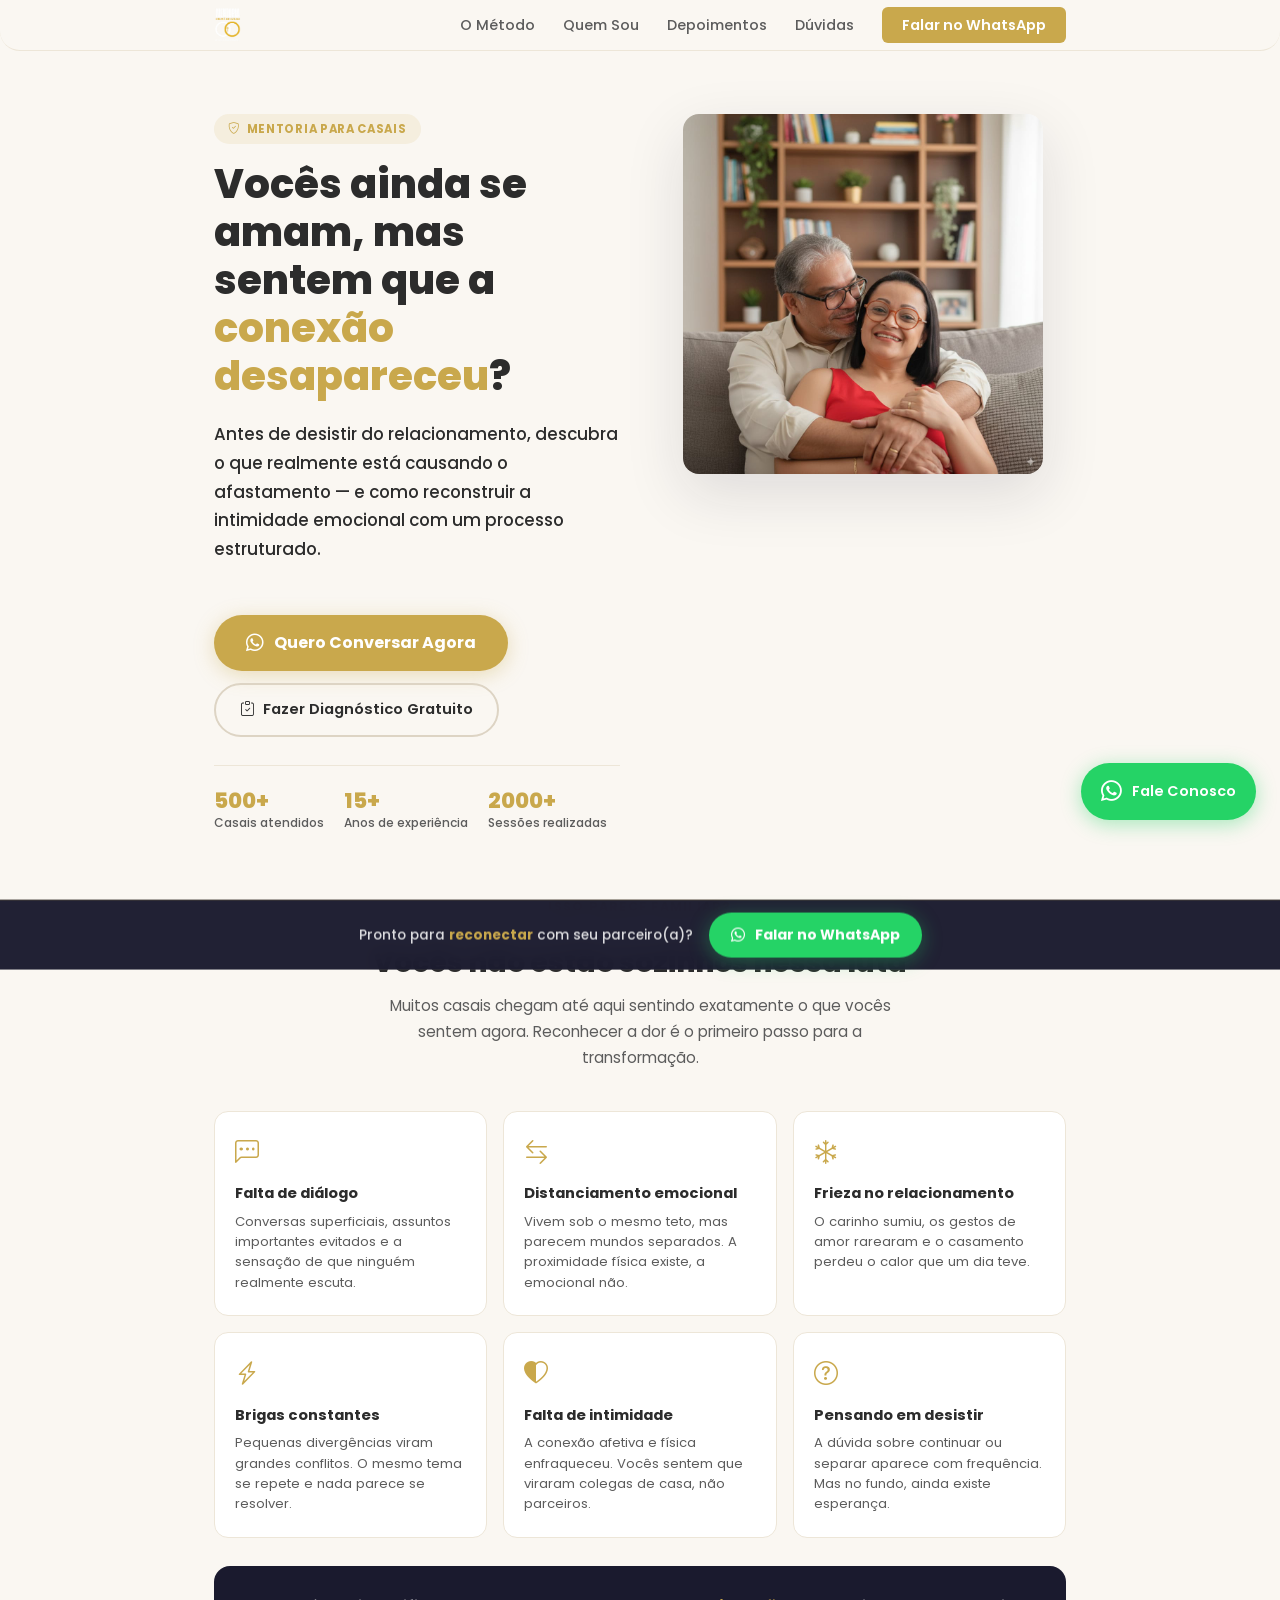
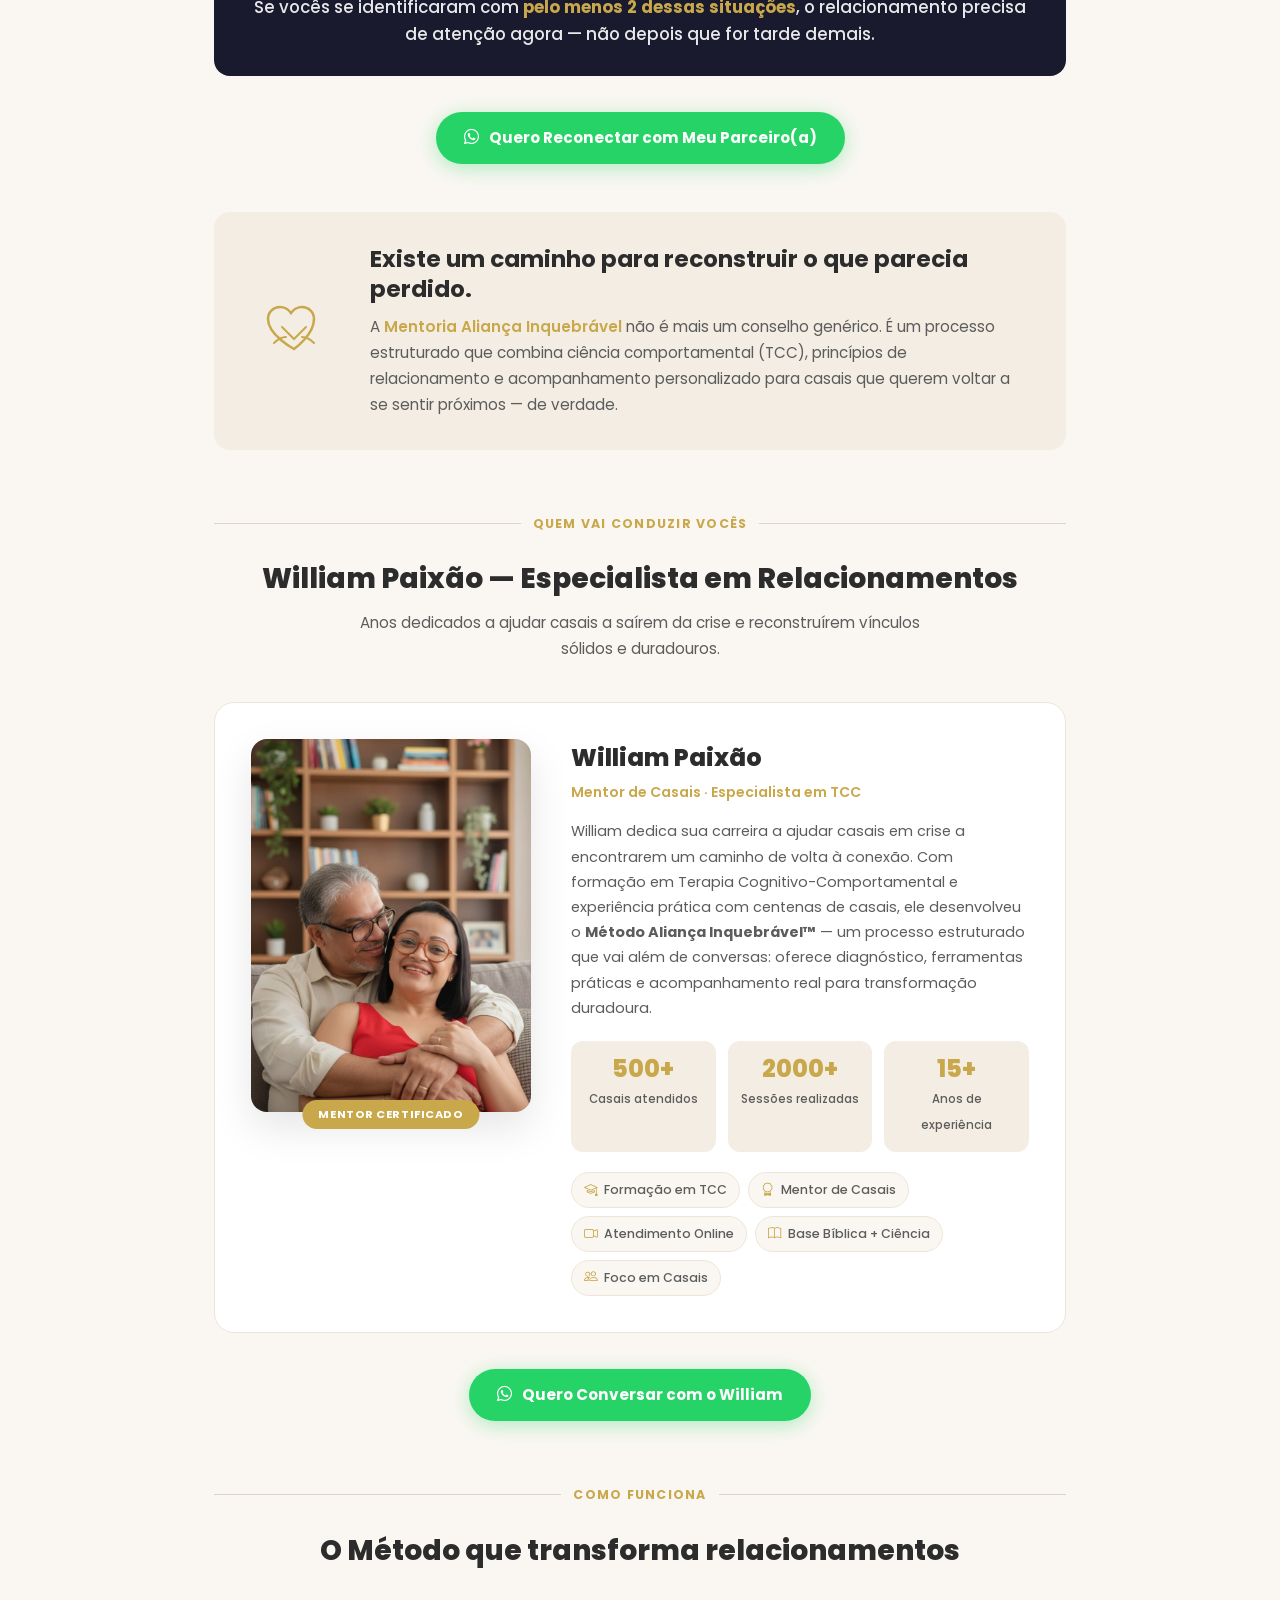
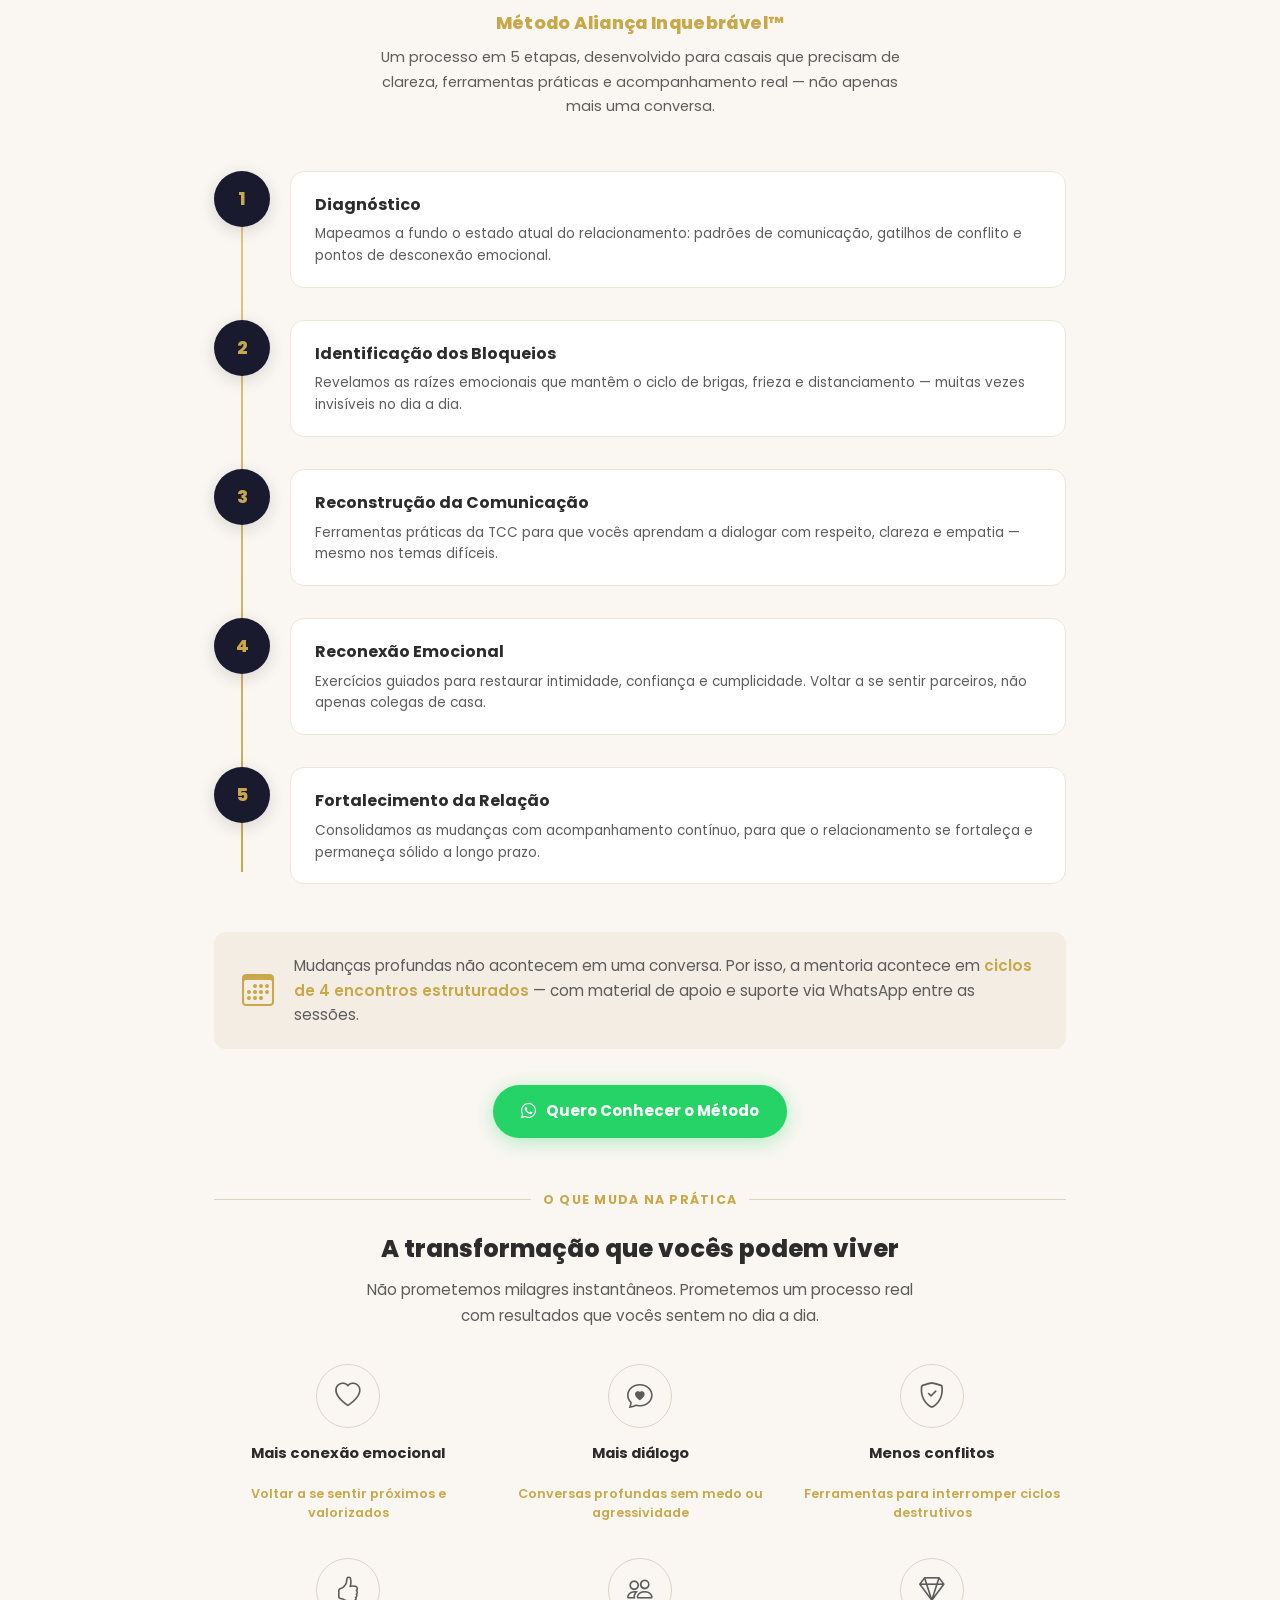
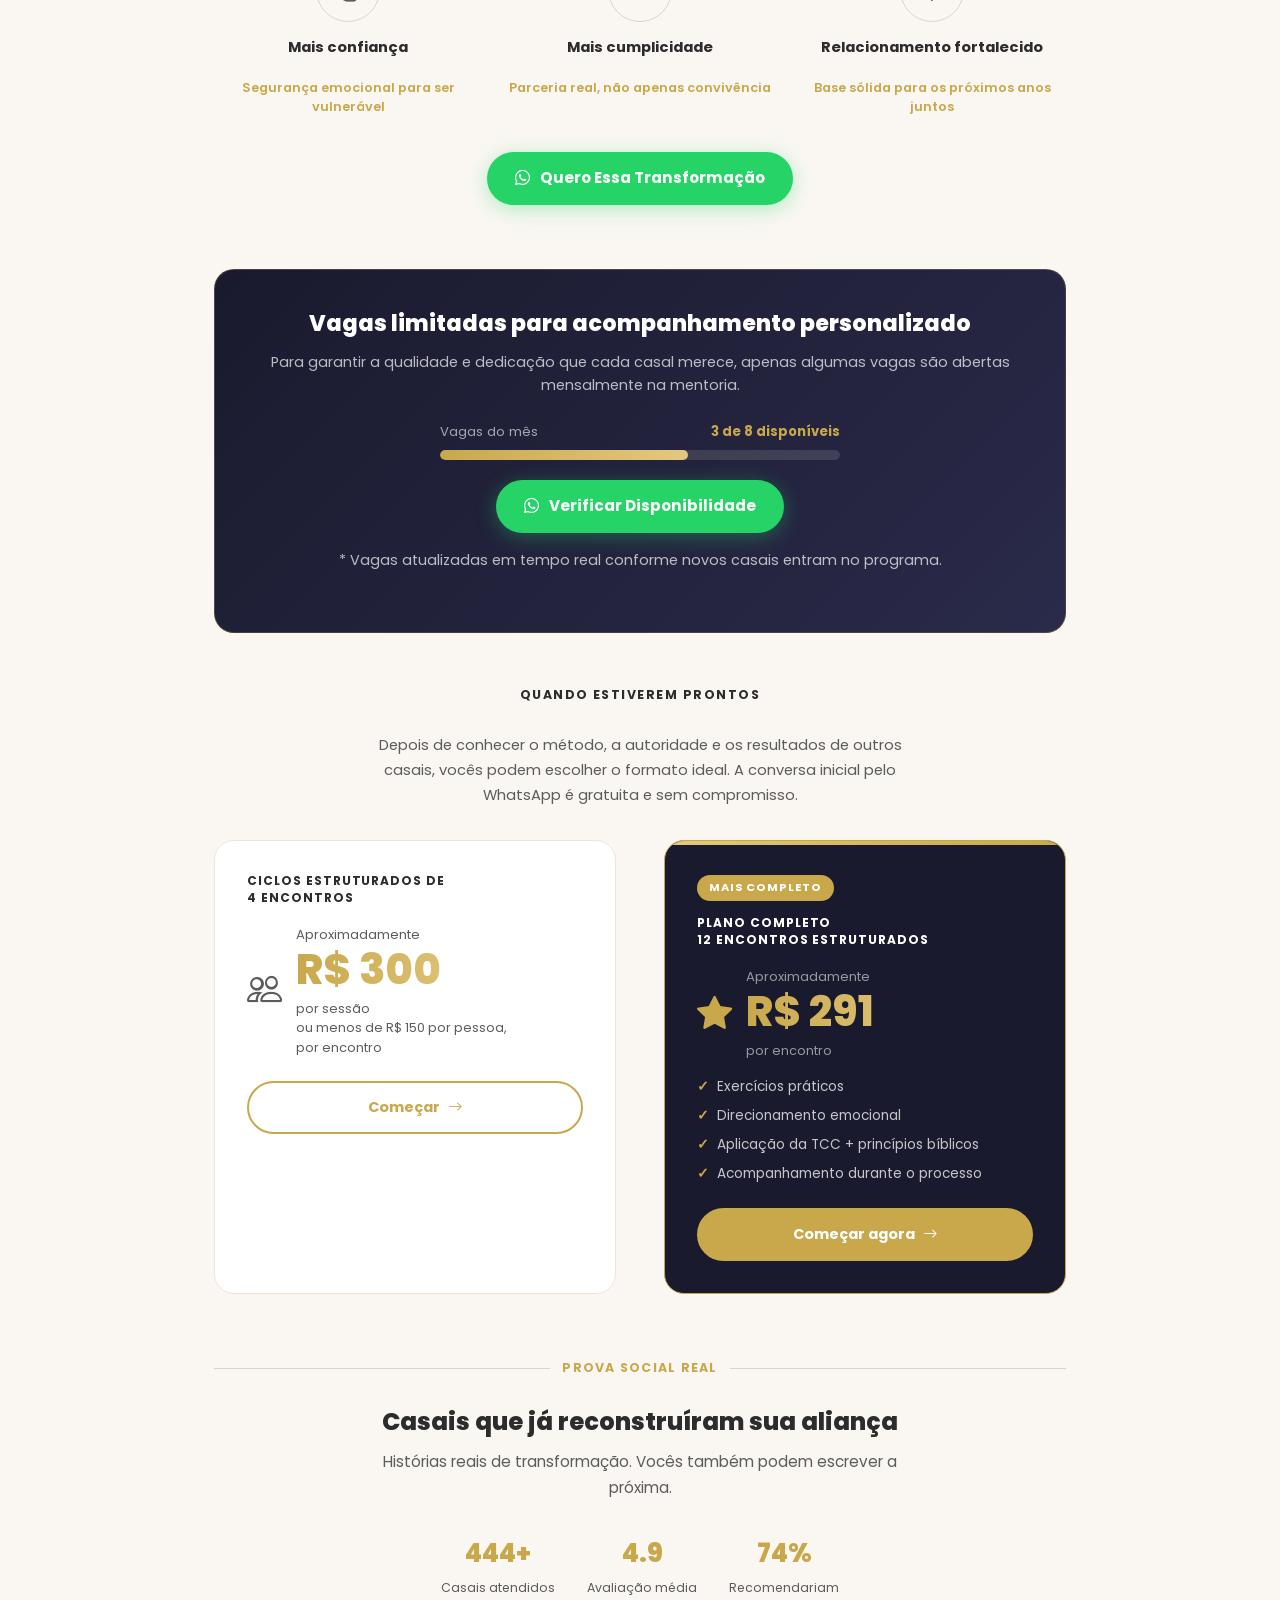
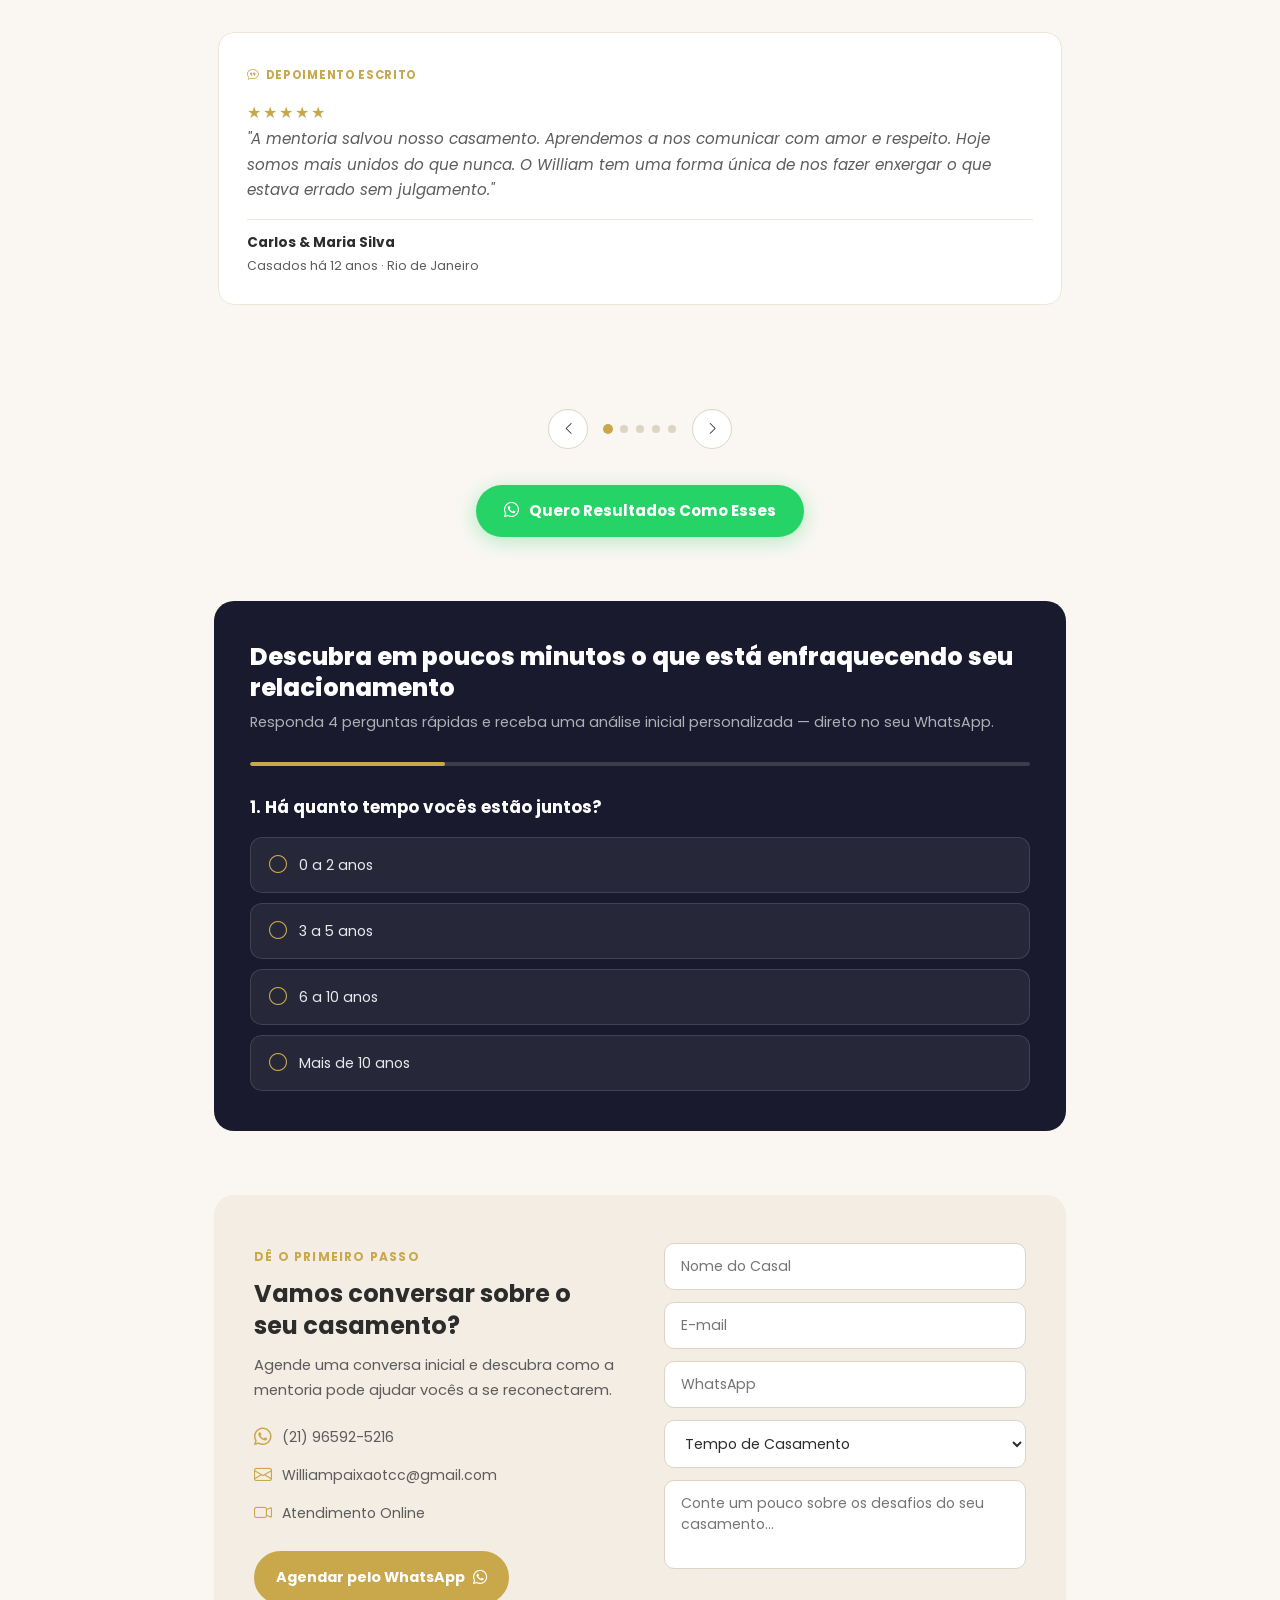
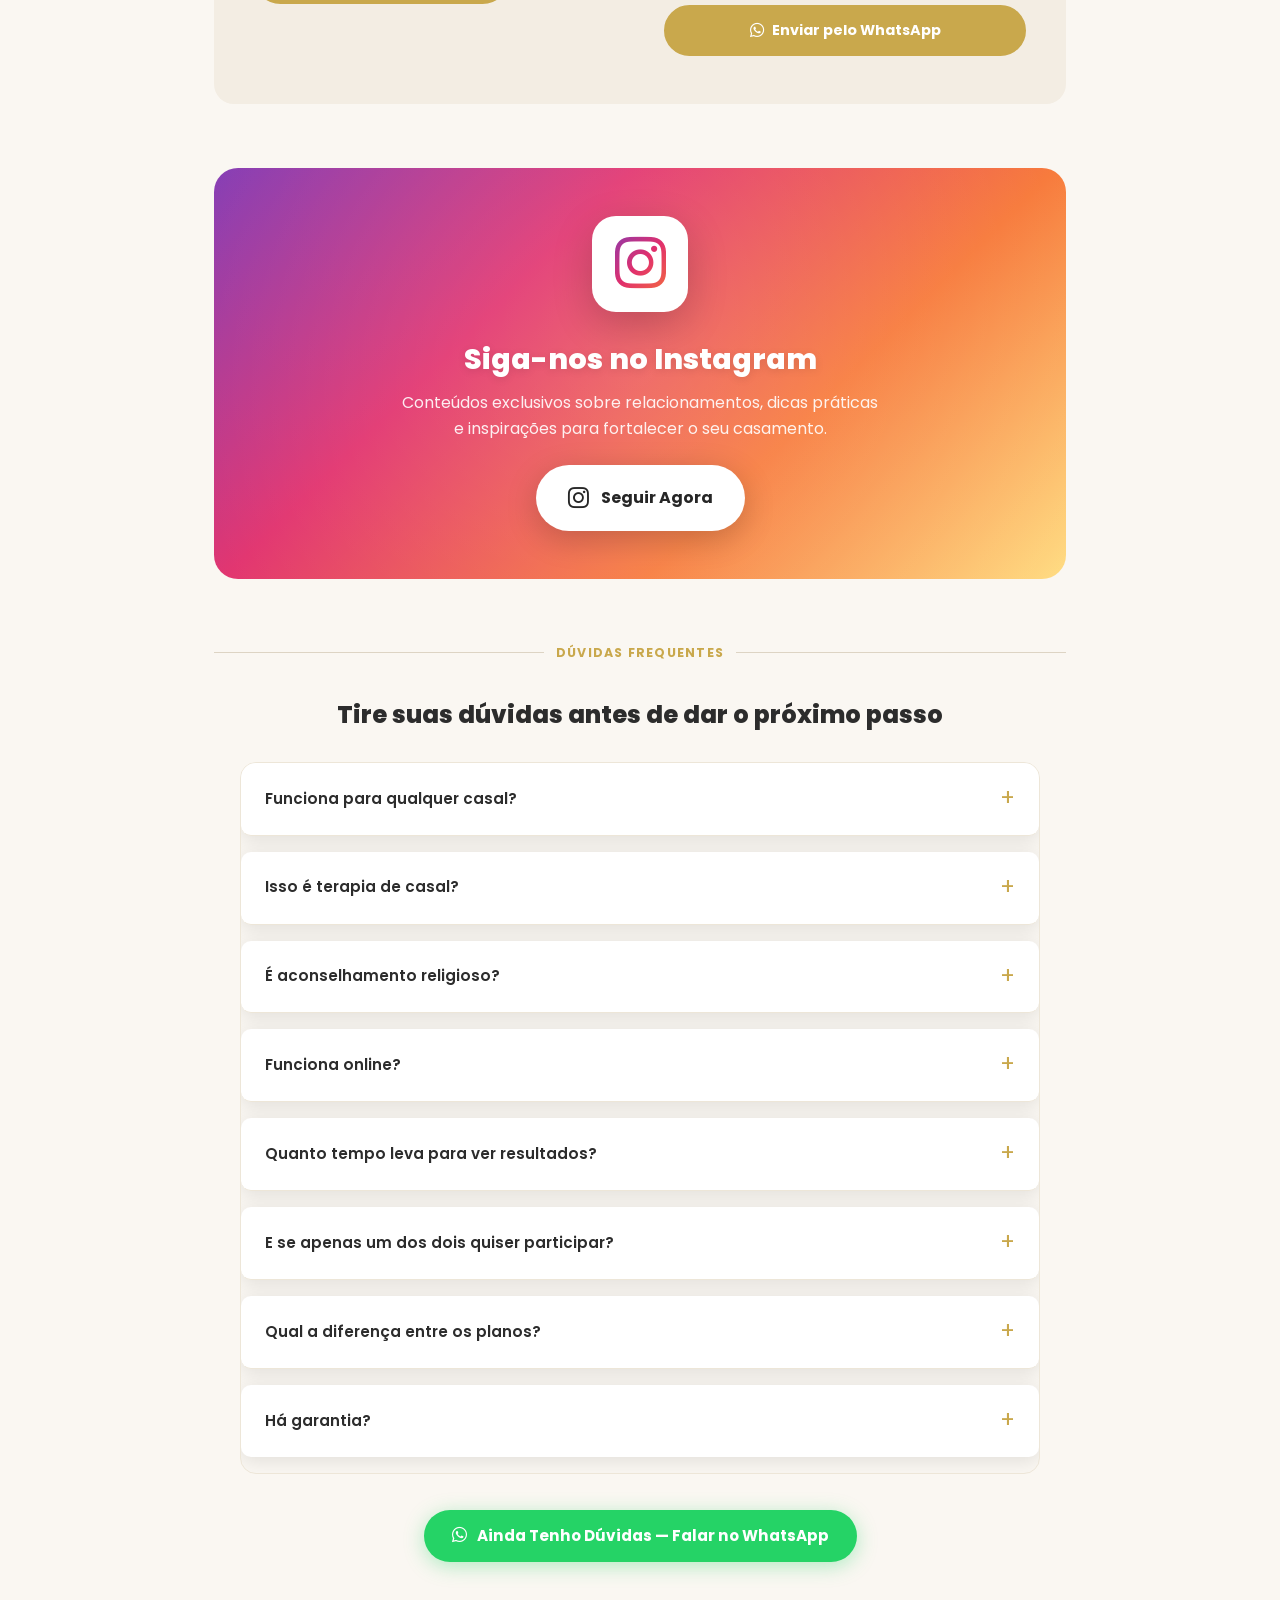
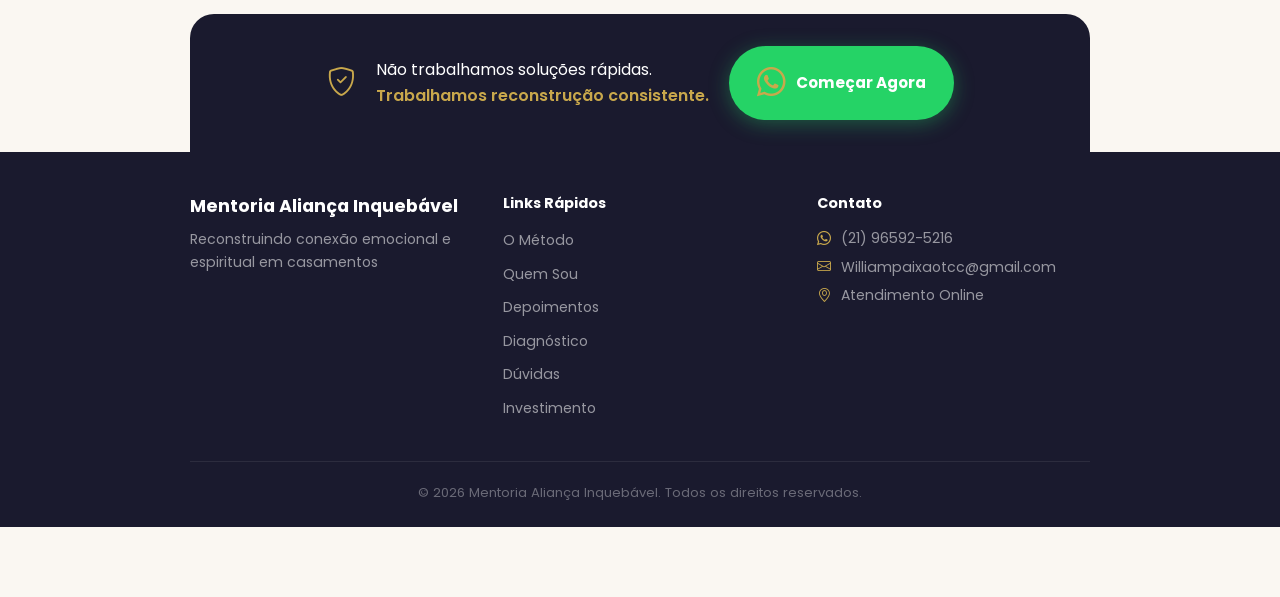
<file: index.html>
<!DOCTYPE html>
<html lang="pt-BR">
<head>
    <meta charset="UTF-8">
    <meta name="viewport" content="width=device-width, initial-scale=1.0, maximum-scale=1.0, user-scalable=no">
    <title>Aliança Inquebrável — Mentoria para Casais em Crise | William Paixão</title>
    <link rel="stylesheet" href="styles.css">
    <link href="https://fonts.googleapis.com/css2?family=Poppins:ital,wght@0,300;0,400;0,600;0,700;0,800;1,400&display=swap" rel="stylesheet">
    <link rel="preconnect" href="https://fonts.googleapis.com">
    <link rel="preconnect" href="https://fonts.gstatic.com" crossorigin>
    <link href="https://cdn.jsdelivr.net/npm/bootstrap-icons@1.11.0/font/bootstrap-icons.css" rel="stylesheet">
    <meta name="description" content="Mentoria Aliança Inquebrável para casais em crise. Método estruturado com William Paixão. Reconecte emocionalmente antes de desistir. Agende pelo WhatsApp.">
    <link rel="icon" type="image/png" href="galery/logo.png">

    <style>
        /* ===== RESET & BASE ===== */
        *, *::before, *::after { box-sizing: border-box; margin: 0; padding: 0; }

        body {
            font-family: 'Poppins', sans-serif;
            background: #FAF7F2;
            color: #2C2C2C;
            line-height: 1.6;
            overflow-x: hidden;
        }
        html, body { margin: 0; padding: 0; }

        /* ===== COLORS ===== */
        :root {
            --gold: #C9A84C;
            --gold-light: #E2C97E;
            --dark: #1A1A2E;
            --cream: #FAF7F2;
            --cream-card: #F3EDE3;
            --text: #2C2C2C;
            --text-soft: #5C5C5C;
        }

        /* ===== HEADER ===== */
        .header {
            background: var(--cream);
            border-bottom: 1px solid #EDE6D8;
            padding: 8px 0;
            position: fixed;
            top: 0;
            left: 0;
            right: 0;
            z-index: 100;
            transform: translateY(0);
            transition: transform 0.3s ease, box-shadow 0.3s ease;
        }
        .header.hidden {
            transform: translateY(-100%);
        }
        .header.scrolled {
            box-shadow: 0 2px 12px rgba(0,0,0,0.06);
            background: rgba(250,247,242,0.97);
            backdrop-filter: blur(8px);
        }
        body { padding-top: 58px; }
        .nav {
            max-width: 900px;
            margin: 0 auto;
            padding: 0 24px;
            display: flex;
            align-items: center;
            justify-content: space-between;
        }
        .nav-logo { height: 34px; }
        .nav-menu { list-style: none; display: flex; gap: 28px; }
        .nav-menu a { text-decoration: none; color: var(--text-soft); font-size: 0.9rem; font-weight: 500; transition: color .2s; }
        .nav-menu a:hover { color: var(--gold); }
        .btn-nav {
            background: var(--gold);
            color: #fff !important;
            padding: 8px 20px;
            border-radius: 6px;
            font-weight: 600 !important;
        }
        .hamburger { display: none; flex-direction: column; gap: 5px; cursor: pointer; z-index: 101; }
        .hamburger span { width: 24px; height: 2px; background: var(--text); border-radius: 2px; transition: transform .3s, opacity .3s; }
        .hamburger.active span:nth-child(1) { transform: translateY(7px) rotate(45deg); }
        .hamburger.active span:nth-child(2) { opacity: 0; }
        .hamburger.active span:nth-child(3) { transform: translateY(-7px) rotate(-45deg); }

        /* ===== HERO ===== */
        .hero {
            max-width: 900px;
            margin: 0 auto;
            padding: 56px 24px 0;
            display: grid;
            grid-template-columns: 1fr 1fr;
            gap: 40px;
            align-items: flex-start;
            min-height: 420px;
        }
        .hero-left {}
        .hero-left h1 {
            font-size: 2.5rem;
            font-weight: 800;
            line-height: 1.2;
            color: var(--text);
            margin-bottom: 20px;
        }
        .hero-left p {
            font-size: 1rem;
            color: var(--text-soft);
            line-height: 1.7;
            margin-bottom: 6px;
        }
        .hero-divider {
            width: 48px;
            height: 3px;
            background: var(--gold);
            margin-top: 28px;
            border-radius: 2px;
        }
        .hero-right {
            position: relative;
            display: flex;
            justify-content: center;
        }
        .hero-right img {
            width: 100%;
            max-width: 360px;
            border-radius: 16px;
            object-fit: cover;
            object-position: top;
            max-height: 400px;
        }

        /* ===== PROPOSTA CARD ===== */
        .proposta-wrap {
            max-width: 900px;
            margin: 48px auto 0;
            padding: 0 24px;
        }
        .proposta-card {
            background: var(--cream-card);
            border-radius: 16px;
            padding: 32px 36px;
            display: flex;
            gap: 32px;
            align-items: center;
        }
        .proposta-icon {
            flex-shrink: 0;
            width: 88px;
            height: 88px;
            display: flex;
            align-items: center;
            justify-content: center;
        }
        .proposta-icon svg {
            width: 80px;
            height: 80px;
        }
        .proposta-text h2 {
            font-size: 1.45rem;
            font-weight: 700;
            color: var(--text);
            margin-bottom: 10px;
            line-height: 1.3;
        }
        .proposta-text p {
            font-size: 0.95rem;
            color: var(--text-soft);
            line-height: 1.7;
        }
        .proposta-text p .gold { color: var(--gold); font-weight: 600; }

        /* ===== BENEFÍCIOS ===== */
        .beneficios-section {
            max-width: 900px;
            margin: 52px auto 0;
            padding: 0 24px;
        }
        .beneficios-label {
            display: flex;
            align-items: center;
            gap: 12px;
            margin-bottom: 36px;
            justify-content: center;
        }
        .beneficios-label::before,
        .beneficios-label::after {
            content: '';
            flex: 1;
            height: 1px;
            background: #DDD4C4;
        }
        .beneficios-label span {
            font-size: 0.78rem;
            font-weight: 700;
            letter-spacing: 0.1em;
            color: var(--gold);
            text-transform: uppercase;
            white-space: nowrap;
        }
        .beneficios-grid {
            display: grid;
            grid-template-columns: repeat(3, 1fr);
            gap: 36px 24px;
        }
        .beneficio-item {
            display: flex;
            flex-direction: column;
            align-items: center;
            text-align: center;
            gap: 14px;
        }
        .beneficio-icon-wrap {
            width: 64px;
            height: 64px;
            border-radius: 50%;
            border: 1.5px solid #DDD4C4;
            display: flex;
            align-items: center;
            justify-content: center;
            background: transparent;
        }
        .beneficio-icon-wrap i {
            font-size: 1.6rem;
            color: var(--text-soft);
        }
        .beneficio-item p {
            font-size: 0.88rem;
            color: var(--text-soft);
            line-height: 1.5;
        }

        /* ===== CICLOS INFO ===== */
        .ciclos-info-wrap {
            max-width: 900px;
            margin: 48px auto 0;
            padding: 0 24px;
        }
        .ciclos-info {
            background: var(--cream-card);
            border-radius: 12px;
            padding: 22px 28px;
            display: flex;
            gap: 20px;
            align-items: center;
        }
        .ciclos-info i {
            font-size: 2rem;
            color: var(--gold);
            flex-shrink: 0;
        }
        .ciclos-info p {
            font-size: 0.95rem;
            color: var(--text-soft);
            line-height: 1.6;
        }
        .ciclos-info p span {
            color: var(--gold);
            font-weight: 600;
        }

        /* ===== INVESTIMENTO ===== */
        .investimento-section {
            max-width: 900px;
            margin: 52px auto 0;
            padding: 0 24px;
        }
        .investimento-label {
            text-align: center;
            font-size: 0.78rem;
            font-weight: 700;
            letter-spacing: 0.12em;
            color: var(--text);
            text-transform: uppercase;
            margin-bottom: 28px;
        }
        .investimento-grid {
            display: grid;
            grid-template-columns: 1fr auto 1fr;
            gap: 0;
            align-items: center;
        }
        .plano-card {
            background: var(--cream-card);
            border-radius: 16px;
            padding: 28px 28px 32px;
        }
        .plano-titulo {
            font-size: 0.75rem;
            font-weight: 700;
            letter-spacing: 0.08em;
            text-transform: uppercase;
            color: var(--text);
            margin-bottom: 18px;
            line-height: 1.4;
        }
        .plano-icon-row {
            display: flex;
            align-items: center;
            gap: 14px;
            margin-bottom: 10px;
        }
        .plano-icon-row i {
            font-size: 2.2rem;
            color: var(--text-soft);
        }
        .plano-aprox {
            font-size: 0.82rem;
            color: var(--text-soft);
        }
        .plano-preco {
            font-size: 2.6rem;
            font-weight: 800;
            color: var(--text);
            line-height: 1.1;
            margin: 2px 0 6px;
        }
        .plano-sub {
            font-size: 0.8rem;
            color: var(--text-soft);
            line-height: 1.5;
        }
        .plano-checklist {
            margin-top: 16px;
            list-style: none;
            display: flex;
            flex-direction: column;
            gap: 7px;
        }
        .plano-checklist li {
            font-size: 0.85rem;
            color: var(--text-soft);
            display: flex;
            align-items: flex-start;
            gap: 8px;
        }
        .plano-checklist li::before {
            content: '✓';
            color: var(--gold);
            font-weight: 700;
            flex-shrink: 0;
        }
        .plano-separador {
            padding: 0 24px;
            text-align: center;
        }
        .plano-ou {
            width: 44px;
            height: 44px;
            border-radius: 50%;
            background: #fff;
            border: 1.5px solid #DDD4C4;
            display: flex;
            align-items: center;
            justify-content: center;
            font-weight: 700;
            font-size: 0.85rem;
            color: var(--text-soft);
        }

        /* ===== CTA FINAL ===== */
        .cta-final {
            background: var(--dark);
            margin: 52px 24px 0;
            padding: 32px 28px;
            display: flex;
            align-items: center;
            justify-content: center;
            flex-wrap: wrap;
            gap: 20px;
            border-radius: 24px 24px 0 0;
            max-width: 900px;
            margin-left: auto;
            margin-right: auto;
        }
        .cta-final i {
            font-size: 1.8rem;
            color: var(--gold);
            flex-shrink: 0;
        }
        .cta-final-text p {
            font-size: 1rem;
            color: #fff;
            font-weight: 400;
        }
        .cta-final-text p.gold {
            color: var(--gold);
            font-weight: 600;
        }

        /* ===== FOOTER ===== */
        .footer {
            background: var(--dark);
            border-top: none;
            padding: 40px 24px 24px;
            border-radius: 0;
        }
        .footer-content {
            max-width: 900px;
            margin: 0 auto;
            display: grid;
            grid-template-columns: 1fr 1fr 1fr;
            gap: 40px;
            margin-bottom: 32px;
        }
        .footer-info h3 { color: #fff; font-size: 1.1rem; margin-bottom: 8px; }
        .footer-info p { color: rgba(255,255,255,.55); font-size: 0.88rem; line-height: 1.6; }
        .footer-links h4, .footer-contato h4 { color: #fff; font-size: 0.9rem; margin-bottom: 12px; }
        .footer-links ul { list-style: none; }
        .footer-links ul li { margin-bottom: 8px; }
        .footer-links ul li a { color: rgba(255,255,255,.55); text-decoration: none; font-size: 0.88rem; }
        .footer-links ul li a:hover { color: var(--gold); }
        .footer-contato p { color: rgba(255,255,255,.55); font-size: 0.88rem; margin-bottom: 6px; }
        .footer-contato p i { margin-right: 6px; color: var(--gold); }
        .footer-bottom {
            max-width: 900px;
            margin: 0 auto;
            border-top: 1px solid rgba(255,255,255,.08);
            padding-top: 20px;
            text-align: center;
            color: rgba(255,255,255,.35);
            font-size: 0.82rem;
        }

        /* ===== WHATSAPP FLOAT ===== */
        .whatsapp-float {
            position: fixed;
            bottom: 28px;
            right: 24px;
            z-index: 999;
        }
        .whatsapp-btn {
            display: flex;
            align-items: center;
            gap: 10px;
            background: #25D366;
            color: #fff;
            padding: 12px 20px;
            border-radius: 50px;
            text-decoration: none;
            font-weight: 600;
            font-size: 0.9rem;
            box-shadow: 0 4px 20px rgba(37,211,102,.4);
            transition: transform .2s, box-shadow .2s;
        }
        .whatsapp-btn:hover { transform: translateY(-2px); box-shadow: 0 6px 26px rgba(37,211,102,.5); }
        .whatsapp-icon { font-size: 1.3rem; }

        /* ===== LOADING ===== */
        .loading-screen {
            position: fixed; inset: 0;
            background: var(--cream);
            display: flex; align-items: center; justify-content: center;
            z-index: 9999;
            transition: opacity .4s, visibility .4s;
        }
        .loading-screen.hidden { opacity: 0; visibility: hidden; }
        .loading-content { text-align: center; }
        .loading-logo { font-size: 3rem; color: var(--gold); margin-bottom: 16px; }
        .loading-text { color: var(--text-soft); margin-bottom: 16px; font-size: 0.9rem; }
        .loading-bar { width: 200px; height: 4px; background: #EDE6D8; border-radius: 4px; overflow: hidden; }
        .loading-progress { height: 100%; background: var(--gold); border-radius: 4px; animation: load 1.2s ease-out forwards; }
        @keyframes load { from { width: 0; } to { width: 100%; } }

        /* ===== ANIMAÇÕES ===== */
        @keyframes fadeUp {
            from { opacity: 0; transform: translateY(32px); }
            to   { opacity: 1; transform: translateY(0); }
        }
        @keyframes fadeLeft {
            from { opacity: 0; transform: translateX(-32px); }
            to   { opacity: 1; transform: translateX(0); }
        }
        @keyframes fadeRight {
            from { opacity: 0; transform: translateX(32px); }
            to   { opacity: 1; transform: translateX(0); }
        }
        @keyframes scaleIn {
            from { opacity: 0; transform: scale(0.88); }
            to   { opacity: 1; transform: scale(1); }
        }
        @keyframes dividerGrow {
            from { width: 0; }
            to   { width: 48px; }
        }
        @keyframes shimmer {
            0%   { background-position: -400px 0; }
            100% { background-position: 400px 0; }
        }
        @keyframes pulse-gold {
            0%, 100% { box-shadow: 0 0 0 0 rgba(201,168,76,.35); }
            50%       { box-shadow: 0 0 0 10px rgba(201,168,76,0); }
        }
        @keyframes float {
            0%, 100% { transform: translateY(0px); }
            50%       { transform: translateY(-6px); }
        }

        /* Reveal classes */
        .reveal {
            opacity: 0;
            transform: translateY(32px);
            transition: opacity .65s cubic-bezier(.22,1,.36,1), transform .65s cubic-bezier(.22,1,.36,1);
        }
        .reveal.from-left  { transform: translateX(-32px); }
        .reveal.from-right { transform: translateX(32px); }
        .reveal.scale      { transform: scale(0.9); }
        .reveal.visible {
            opacity: 1;
            transform: none;
        }
        .reveal-stagger .beneficio-item {
            opacity: 0;
            transform: translateY(24px);
            transition: opacity .5s cubic-bezier(.22,1,.36,1), transform .5s cubic-bezier(.22,1,.36,1);
        }
        .reveal-stagger.visible .beneficio-item:nth-child(1) { opacity:1; transform:none; transition-delay:.05s; }
        .reveal-stagger.visible .beneficio-item:nth-child(2) { opacity:1; transform:none; transition-delay:.13s; }
        .reveal-stagger.visible .beneficio-item:nth-child(3) { opacity:1; transform:none; transition-delay:.21s; }
        .reveal-stagger.visible .beneficio-item:nth-child(4) { opacity:1; transform:none; transition-delay:.29s; }
        .reveal-stagger.visible .beneficio-item:nth-child(5) { opacity:1; transform:none; transition-delay:.37s; }
        .reveal-stagger.visible .beneficio-item:nth-child(6) { opacity:1; transform:none; transition-delay:.45s; }

        /* Hero animações */
        .hero-left h1 { animation: fadeLeft .8s cubic-bezier(.22,1,.36,1) both; }
        .hero-left p:nth-of-type(1) { animation: fadeLeft .8s .1s cubic-bezier(.22,1,.36,1) both; }
        .hero-left p:nth-of-type(2) { animation: fadeLeft .8s .2s cubic-bezier(.22,1,.36,1) both; }
        .hero-left p:nth-of-type(3) { animation: fadeLeft .8s .3s cubic-bezier(.22,1,.36,1) both; }
        .hero-divider { animation: dividerGrow .7s .5s ease both; }
        .hero-cta-btn  { animation: fadeUp .7s .45s cubic-bezier(.22,1,.36,1) both; }
        .hero-right img { animation: fadeRight .9s .1s cubic-bezier(.22,1,.36,1) both; }

        /* Ícone proposta float */
        .proposta-icon svg { animation: float 4s ease-in-out infinite; }

        /* Hover nos benefícios */
        .beneficio-icon-wrap {
            transition: background .25s, border-color .25s, transform .25s;
        }
        .beneficio-item:hover .beneficio-icon-wrap {
            background: var(--cream-card);
            border-color: var(--gold);
            transform: scale(1.08);
        }
        .beneficio-item:hover .beneficio-icon-wrap i { color: var(--gold); }
        .beneficio-icon-wrap i { transition: color .25s; }

        /* ===== HERO CTA BUTTON ===== */
        .hero-cta-btn {
            display: inline-flex;
            align-items: center;
            gap: 10px;
            margin-top: 28px;
            background: var(--gold);
            color: #fff;
            font-family: 'Poppins', sans-serif;
            font-size: 1rem;
            font-weight: 700;
            padding: 14px 32px;
            border-radius: 50px;
            text-decoration: none;
            border: none;
            cursor: pointer;
            box-shadow: 0 4px 20px rgba(201,168,76,.35);
            animation: pulse-gold 2.5s 1.2s infinite;
            transition: transform .2s, box-shadow .2s, background .2s;
        }
        .hero-cta-btn:hover {
            background: #b8932f;
            transform: translateY(-3px);
            box-shadow: 0 8px 28px rgba(201,168,76,.45);
        }
        .hero-cta-btn i { font-size: 1.1rem; transition: transform .2s; }
        .hero-cta-btn:hover i { transform: translateX(4px); }

        /* ===== PRICING CARDS MELHORADOS ===== */
        .investimento-grid { align-items: stretch; }
        .plano-card {
            background: #fff;
            border-radius: 20px;
            padding: 32px;
            border: 1.5px solid #EDE6D8;
            position: relative;
            overflow: hidden;
            transition: transform .3s, box-shadow .3s, border-color .3s;
        }
        .plano-card::before {
            content: '';
            position: absolute;
            top: 0; left: 0; right: 0;
            height: 4px;
            background: linear-gradient(90deg, var(--gold-light), var(--gold));
            opacity: 0;
            transition: opacity .3s;
        }
        .plano-card:hover {
            transform: translateY(-6px);
            box-shadow: 0 16px 40px rgba(0,0,0,.1);
            border-color: var(--gold-light);
        }
        .plano-card:hover::before { opacity: 1; }
        .plano-card.destaque {
            background: var(--dark);
            border-color: var(--gold);
        }
        .plano-card.destaque::before { opacity: 1; }
        .plano-card.destaque .plano-titulo,
        .plano-card.destaque .plano-preco { color: #fff; }
        .plano-card.destaque .plano-aprox,
        .plano-card.destaque .plano-sub { color: rgba(255,255,255,.55); }
        .plano-card.destaque .plano-icon-row i { color: var(--gold); }
        .plano-card.destaque .plano-checklist li { color: rgba(255,255,255,.75); }
        .badge-destaque {
            display: inline-block;
            background: var(--gold);
            color: #fff;
            font-size: 0.7rem;
            font-weight: 700;
            letter-spacing: .08em;
            text-transform: uppercase;
            padding: 4px 12px;
            border-radius: 50px;
            margin-bottom: 14px;
        }
        .plano-preco {
            background: linear-gradient(90deg, var(--gold), var(--gold-light), var(--gold));
            background-size: 400px 100%;
            -webkit-background-clip: text;
            -webkit-text-fill-color: transparent;
            background-clip: text;
            animation: shimmer 3s linear infinite;
        }
        .plano-card.destaque .plano-preco {
            -webkit-text-fill-color: transparent;
        }
        .btn-comecar {
            display: flex;
            align-items: center;
            justify-content: center;
            gap: 8px;
            width: 100%;
            margin-top: 24px;
            padding: 13px 20px;
            border-radius: 50px;
            font-family: 'Poppins', sans-serif;
            font-size: 0.9rem;
            font-weight: 700;
            text-decoration: none;
            border: 2px solid var(--gold);
            color: var(--gold);
            background: transparent;
            cursor: pointer;
            transition: background .25s, color .25s, transform .2s;
        }
        .btn-comecar:hover {
            background: var(--gold);
            color: #fff;
            transform: translateY(-2px);
        }
        .btn-comecar.solid {
            background: var(--gold);
            color: #fff;
        }
        .btn-comecar.solid:hover {
            background: #b8932f;
        }

        /* ===== INSTAGRAM SECTION ===== */
        .instagram-section {
            max-width: 900px;
            margin: 64px auto 0;
            padding: 0 24px;
        }
        .instagram-inner {
            background: linear-gradient(135deg, #833AB4, #E1306C, #F77737, #FFDC80);
            border-radius: 24px;
            padding: 48px 40px;
            display: flex;
            flex-direction: column;
            align-items: center;
            text-align: center;
            gap: 24px;
            position: relative;
            overflow: hidden;
        }
        .instagram-inner::before {
            content: '';
            position: absolute;
            top: -50%;
            left: -50%;
            width: 200%;
            height: 200%;
            background: radial-gradient(circle, rgba(255,255,255,0.15) 0%, transparent 60%);
            animation: shimmerInsta 8s ease-in-out infinite;
        }
        @keyframes shimmerInsta {
            0%, 100% { transform: translate(0, 0); }
            50% { transform: translate(30px, 30px); }
        }
        .instagram-icon-wrap {
            width: 96px;
            height: 96px;
            background: #fff;
            border-radius: 24px;
            display: flex;
            align-items: center;
            justify-content: center;
            box-shadow: 0 12px 40px rgba(0,0,0,0.2);
            animation: floatInsta 3s ease-in-out infinite;
            z-index: 1;
        }
        @keyframes floatInsta {
            0%, 100% { transform: translateY(0) rotate(0deg); }
            50% { transform: translateY(-10px) rotate(3deg); }
        }
        .instagram-icon-wrap i {
            font-size: 3.2rem;
            background: linear-gradient(135deg, #833AB4, #E1306C, #F77737);
            -webkit-background-clip: text;
            -webkit-text-fill-color: transparent;
            background-clip: text;
        }
        .instagram-text {
            z-index: 1;
        }
        .instagram-text h2 {
            font-size: 1.8rem;
            font-weight: 800;
            color: #fff;
            margin-bottom: 8px;
            text-shadow: 0 2px 8px rgba(0,0,0,0.1);
        }
        .instagram-text p {
            font-size: 1rem;
            color: rgba(255,255,255,0.9);
            max-width: 480px;
            margin: 0 auto;
        }
        .instagram-btn {
            display: inline-flex;
            align-items: center;
            gap: 12px;
            background: #fff;
            color: #262626;
            font-family: 'Poppins', sans-serif;
            font-size: 1rem;
            font-weight: 700;
            padding: 16px 32px;
            border-radius: 50px;
            text-decoration: none;
            border: none;
            cursor: pointer;
            box-shadow: 0 8px 32px rgba(0,0,0,0.2);
            transition: transform .25s, box-shadow .25s;
            z-index: 1;
        }
        .instagram-btn:hover {
            transform: translateY(-4px) scale(1.02);
            box-shadow: 0 12px 40px rgba(0,0,0,0.28);
        }
        .instagram-btn i {
            font-size: 1.3rem;
        }

        /* ===== RESPONSIVE ===== */
        @media (max-width: 768px) {
            .instagram-inner {
                padding: 36px 24px;
            }
            .instagram-icon-wrap {
                width: 80px;
                height: 80px;
                border-radius: 20px;
            }
            .instagram-icon-wrap i {
                font-size: 2.6rem;
            }
            .instagram-text h2 {
                font-size: 1.5rem;
            }
            .instagram-text p {
                font-size: 0.92rem;
            }
            .instagram-btn {
                padding: 14px 28px;
                font-size: 0.95rem;
            }

            .nav-menu {
                display: none;
                position: fixed;
                top: 58px;
                left: 0;
                right: 0;
                background: rgba(250,247,242,.98);
                backdrop-filter: blur(10px);
                flex-direction: column;
                padding: 20px 24px 28px;
                gap: 4px;
                border-bottom: 1px solid #EDE6D8;
                box-shadow: 0 8px 24px rgba(0,0,0,.06);
            }
            .nav-menu.active { display: flex; }
            .nav-menu a { padding: 12px 0; font-size: 1rem; }
            .nav-menu .btn-nav { text-align: center; margin-top: 8px; }
            .hamburger { display: flex; }

            .hero {
                grid-template-columns: 1fr;
                padding: 36px 20px 0;
            }
            .hero-right { order: -1; }
            .hero-right img { max-height: 280px; width: 100%; }
            .hero-left h1 { font-size: 1.8rem; }

            .proposta-card {
                flex-direction: column;
                text-align: center;
                padding: 28px 20px;
            }

            .beneficios-grid {
                grid-template-columns: repeat(2, 1fr);
                gap: 28px 16px;
            }

            .investimento-grid {
                grid-template-columns: 1fr;
            }
            .plano-separador { padding: 16px 0; }

            .footer-content { grid-template-columns: 1fr; gap: 24px; }

            .cta-final { flex-direction: column; text-align: center; }
        }

        /* ===== DEPOIMENTOS ===== */
        .avaliacoes-section {
            max-width: 900px;
            margin: 64px auto 0;
            padding: 0 24px;
        }
        .depo-grid {
            display: grid;
            grid-template-columns: repeat(3,1fr);
            gap: 20px;
        }
        .depo-card {
            background: #fff;
            border: 1.5px solid #EDE6D8;
            border-radius: 16px;
            padding: 24px;
            display: flex;
            flex-direction: column;
            gap: 12px;
            transition: transform .3s, box-shadow .3s;
        }
        .depo-card:hover { transform: translateY(-4px); box-shadow: 0 12px 32px rgba(0,0,0,.08); }
        .depo-stars { color: var(--gold); font-size: 1rem; letter-spacing: 2px; }
        .depo-card p { font-size: 0.88rem; color: var(--text-soft); line-height: 1.6; font-style: italic; flex: 1; }
        .depo-autor { display: flex; flex-direction: column; gap: 2px; border-top: 1px solid #EDE6D8; padding-top: 12px; }
        .depo-autor strong { font-size: 0.85rem; color: var(--text); }
        .depo-autor span { font-size: 0.78rem; color: var(--text-soft); }

        /* ===== CONTATO ===== */
        .contato-section {
            max-width: 900px;
            margin: 64px auto 0;
            padding: 0 24px;
        }
        .contato-inner {
            background: var(--cream-card);
            border-radius: 20px;
            padding: 48px 40px;
            display: grid;
            grid-template-columns: 1fr 1fr;
            gap: 48px;
            align-items: start;
        }
        .tag-gold {
            display: inline-block;
            font-size: 0.75rem;
            font-weight: 700;
            letter-spacing: .1em;
            text-transform: uppercase;
            color: var(--gold);
            margin-bottom: 12px;
        }
        .contato-texto h2 { font-size: 1.5rem; font-weight: 700; margin-bottom: 12px; line-height: 1.3; }
        .contato-texto p { font-size: 0.92rem; color: var(--text-soft); margin-bottom: 20px; line-height: 1.7; }
        .contato-info-list { display: flex; flex-direction: column; gap: 10px; }
        .contato-info-item { display: flex; align-items: center; gap: 10px; font-size: 0.88rem; color: var(--text-soft); }
        .contato-info-item i { color: var(--gold); font-size: 1.1rem; }
        .contato-form { display: flex; flex-direction: column; gap: 12px; }
        .contato-form input,
        .contato-form select,
        .contato-form textarea {
            width: 100%;
            padding: 12px 16px;
            border: 1.5px solid #DDD4C4;
            border-radius: 10px;
            font-family: 'Poppins', sans-serif;
            font-size: 0.88rem;
            color: var(--text);
            background: #fff;
            outline: none;
            transition: border-color .2s;
        }
        .contato-form input:focus,
        .contato-form select:focus,
        .contato-form textarea:focus { border-color: var(--gold); }
        .contato-form textarea { resize: none; }

        /* ===== FAQ ===== */
        .faq-section {
            max-width: 900px;
            margin: 64px auto 0;
            padding: 0 24px;
        }
        .faq-list { display: flex; flex-direction: column; gap: 0; border-radius: 16px; overflow: hidden; border: 1.5px solid #EDE6D8; }
        .faq-item { border-bottom: 1px solid #EDE6D8; background: #fff; }
        .faq-item:last-child { border-bottom: none; }
        .faq-q {
            display: flex;
            justify-content: space-between;
            align-items: center;
            padding: 18px 24px;
            font-size: 0.95rem;
            font-weight: 600;
            color: var(--text);
            cursor: pointer;
            user-select: none;
            transition: background .2s;
        }
        .faq-q:hover { background: var(--cream-card); }
        .faq-ico { font-size: 1.4rem; color: var(--gold); font-weight: 400; transition: transform .3s; flex-shrink: 0; }
        .faq-item.open .faq-ico { transform: rotate(45deg); }
        .faq-a {
            max-height: 0;
            overflow: hidden;
            font-size: 0.9rem;
            color: var(--text-soft);
            line-height: 1.7;
            padding: 0 24px;
            transition: max-height .35s ease, padding .35s ease;
        }
        .faq-item.open .faq-a { max-height: 400px; padding: 0 24px 18px; }

        /* ===== SECTION UTILS ===== */
        .section-wrap {
            max-width: 900px;
            margin: 64px auto 0;
            padding: 0 24px;
        }
        .section-head { text-align: center; margin-bottom: 40px; }
        .section-head h2 {
            font-size: 1.75rem;
            font-weight: 800;
            color: var(--text);
            line-height: 1.3;
            margin-bottom: 12px;
        }
        .section-head p {
            font-size: 0.95rem;
            color: var(--text-soft);
            max-width: 560px;
            margin: 0 auto;
            line-height: 1.7;
        }
        .section-cta {
            text-align: center;
            margin-top: 36px;
        }
        .btn-whatsapp {
            display: inline-flex;
            align-items: center;
            gap: 10px;
            background: #25D366;
            color: #fff;
            font-family: 'Poppins', sans-serif;
            font-size: 0.95rem;
            font-weight: 700;
            padding: 14px 28px;
            border-radius: 50px;
            text-decoration: none;
            border: none;
            cursor: pointer;
            box-shadow: 0 4px 20px rgba(37,211,102,.35);
            transition: transform .2s, box-shadow .2s;
        }
        .btn-whatsapp:hover {
            transform: translateY(-3px);
            box-shadow: 0 8px 28px rgba(37,211,102,.45);
        }
        .btn-outline {
            display: inline-flex;
            align-items: center;
            gap: 8px;
            background: transparent;
            color: var(--text);
            font-family: 'Poppins', sans-serif;
            font-size: 0.92rem;
            font-weight: 600;
            padding: 13px 24px;
            border-radius: 50px;
            text-decoration: none;
            border: 2px solid #DDD4C4;
            cursor: pointer;
            transition: border-color .2s, color .2s, transform .2s;
        }
        .btn-outline:hover {
            border-color: var(--gold);
            color: var(--gold);
            transform: translateY(-2px);
        }
        .hero-ctas {
            display: flex;
            flex-wrap: wrap;
            gap: 12px;
            margin-top: 24px;
        }
        .hero-subheadline {
            font-size: 1.05rem !important;
            color: var(--text) !important;
            font-weight: 500;
            margin-bottom: 16px !important;
        }
        .hero-trust {
            display: flex;
            flex-wrap: wrap;
            gap: 20px;
            margin-top: 28px;
            padding-top: 24px;
            border-top: 1px solid #EDE6D8;
        }
        .hero-trust-item {
            display: flex;
            flex-direction: column;
            gap: 2px;
        }
        .hero-trust-item strong {
            font-size: 1.35rem;
            font-weight: 800;
            color: var(--gold);
            line-height: 1;
        }
        .hero-trust-item span {
            font-size: 0.75rem;
            color: var(--text-soft);
            font-weight: 500;
        }
        .hero-badge {
            display: inline-flex;
            align-items: center;
            gap: 6px;
            background: rgba(201,168,76,.12);
            color: var(--gold);
            font-size: 0.72rem;
            font-weight: 700;
            letter-spacing: .06em;
            text-transform: uppercase;
            padding: 6px 14px;
            border-radius: 50px;
            margin-bottom: 16px;
        }
        .hero-right img {
            box-shadow: 0 20px 60px rgba(26,26,46,.12);
        }
        .hero-right::after {
            content: '';
            position: absolute;
            bottom: -12px;
            right: -12px;
            width: 80%;
            height: 80%;
            border: 2px solid var(--gold-light);
            border-radius: 16px;
            z-index: -1;
            opacity: .4;
        }

        /* ===== DOR ===== */
        .dor-grid {
            display: grid;
            grid-template-columns: repeat(3, 1fr);
            gap: 16px;
        }
        .dor-card {
            background: #fff;
            border: 1.5px solid #EDE6D8;
            border-radius: 14px;
            padding: 22px 20px;
            transition: transform .3s, border-color .3s, box-shadow .3s;
        }
        .dor-card:hover {
            transform: translateY(-4px);
            border-color: var(--gold-light);
            box-shadow: 0 12px 32px rgba(0,0,0,.06);
        }
        .dor-card i {
            font-size: 1.5rem;
            color: var(--gold);
            margin-bottom: 12px;
            display: block;
        }
        .dor-card h3 {
            font-size: 0.92rem;
            font-weight: 700;
            color: var(--text);
            margin-bottom: 8px;
            line-height: 1.35;
        }
        .dor-card p {
            font-size: 0.82rem;
            color: var(--text-soft);
            line-height: 1.55;
        }
        .dor-highlight {
            background: var(--dark);
            border-radius: 16px;
            padding: 28px 32px;
            margin-top: 28px;
            text-align: center;
        }
        .dor-highlight p {
            font-size: 1.05rem;
            color: rgba(255,255,255,.9);
            line-height: 1.6;
            font-weight: 500;
        }
        .dor-highlight .gold { color: var(--gold); font-weight: 700; }

        /* ===== AUTORIDADE ===== */
        .autoridade-inner {
            display: grid;
            grid-template-columns: 280px 1fr;
            gap: 40px;
            align-items: start;
            background: #fff;
            border: 1.5px solid #EDE6D8;
            border-radius: 20px;
            padding: 36px;
        }
        .autoridade-foto-wrap { position: relative; }
        .autoridade-foto {
            width: 100%;
            border-radius: 16px;
            object-fit: cover;
            aspect-ratio: 3/4;
            box-shadow: 0 16px 40px rgba(0,0,0,.1);
        }
        .autoridade-badge {
            position: absolute;
            bottom: -10px;
            left: 50%;
            transform: translateX(-50%);
            background: var(--gold);
            color: #fff;
            font-size: 0.7rem;
            font-weight: 700;
            letter-spacing: .05em;
            text-transform: uppercase;
            padding: 6px 16px;
            border-radius: 50px;
            white-space: nowrap;
        }
        .autoridade-content h3 {
            font-size: 1.5rem;
            font-weight: 800;
            margin-bottom: 4px;
        }
        .autoridade-role {
            font-size: 0.88rem;
            color: var(--gold);
            font-weight: 600;
            margin-bottom: 16px;
        }
        .autoridade-bio {
            font-size: 0.9rem;
            color: var(--text-soft);
            line-height: 1.75;
            margin-bottom: 20px;
        }
        .autoridade-metrics {
            display: grid;
            grid-template-columns: repeat(3, 1fr);
            gap: 12px;
            margin-bottom: 20px;
        }
        .metric-card {
            background: var(--cream-card);
            border-radius: 12px;
            padding: 16px 12px;
            text-align: center;
        }
        .metric-card strong {
            display: block;
            font-size: 1.5rem;
            font-weight: 800;
            color: var(--gold);
            line-height: 1;
            margin-bottom: 4px;
        }
        .metric-card span {
            font-size: 0.72rem;
            color: var(--text-soft);
            font-weight: 500;
            line-height: 1.3;
        }
        .autoridade-tags {
            display: flex;
            flex-wrap: wrap;
            gap: 8px;
        }
        .autoridade-tag {
            display: inline-flex;
            align-items: center;
            gap: 6px;
            background: var(--cream);
            border: 1px solid #EDE6D8;
            font-size: 0.78rem;
            color: var(--text-soft);
            padding: 6px 12px;
            border-radius: 50px;
            font-weight: 500;
        }
        .autoridade-tag i { color: var(--gold); font-size: 0.85rem; }

        /* ===== MÉTODO ===== */
        .metodo-intro {
            text-align: center;
            margin-bottom: 36px;
        }
        .metodo-intro .metodo-tm {
            font-size: 1.1rem;
            font-weight: 800;
            color: var(--gold);
            letter-spacing: .02em;
        }
        .metodo-steps {
            display: flex;
            flex-direction: column;
            gap: 0;
            position: relative;
        }
        .metodo-steps::before {
            content: '';
            position: absolute;
            left: 27px;
            top: 28px;
            bottom: 28px;
            width: 2px;
            background: linear-gradient(to bottom, var(--gold-light), var(--gold));
        }
        .metodo-step {
            display: flex;
            gap: 20px;
            align-items: flex-start;
            padding: 16px 0;
            position: relative;
        }
        .metodo-num {
            width: 56px;
            height: 56px;
            border-radius: 50%;
            background: var(--dark);
            color: var(--gold);
            font-size: 1.1rem;
            font-weight: 800;
            display: flex;
            align-items: center;
            justify-content: center;
            flex-shrink: 0;
            z-index: 1;
            box-shadow: 0 4px 16px rgba(26,26,46,.15);
        }
        .metodo-step-content {
            background: #fff;
            border: 1.5px solid #EDE6D8;
            border-radius: 14px;
            padding: 20px 24px;
            flex: 1;
            transition: transform .3s, box-shadow .3s;
        }
        .metodo-step:hover .metodo-step-content {
            transform: translateX(6px);
            box-shadow: 0 8px 24px rgba(0,0,0,.06);
        }
        .metodo-step-content h3 {
            font-size: 1rem;
            font-weight: 700;
            margin-bottom: 6px;
            color: var(--text);
        }
        .metodo-step-content p {
            font-size: 0.85rem;
            color: var(--text-soft);
            line-height: 1.6;
        }

        /* ===== BENEFÍCIOS TRANSFORMAÇÃO ===== */
        .beneficio-item h3 {
            font-size: 0.92rem;
            font-weight: 700;
            color: var(--text);
            margin-bottom: 4px;
        }
        .beneficio-item .beneficio-result {
            font-size: 0.8rem;
            color: var(--gold);
            font-weight: 600;
        }

        /* ===== DEPOIMENTOS CARROSSEL ===== */
        .depo-carousel-wrap {
            position: relative;
            overflow: hidden;
        }
        .depo-carousel {
            display: flex;
            transition: transform .45s cubic-bezier(.22,1,.36,1);
        }
        .depo-slide {
            min-width: 100%;
            padding: 0 4px;
        }
        .depo-slide-inner {
            background: #fff;
            border: 1.5px solid #EDE6D8;
            border-radius: 16px;
            padding: 28px;
        }
        .depo-type {
            display: inline-flex;
            align-items: center;
            gap: 6px;
            font-size: 0.72rem;
            font-weight: 700;
            letter-spacing: .06em;
            text-transform: uppercase;
            color: var(--gold);
            margin-bottom: 16px;
        }
        .depo-carousel-nav {
            display: flex;
            align-items: center;
            justify-content: center;
            gap: 16px;
            margin-top: 24px;
        }
        .depo-arrow {
            width: 40px;
            height: 40px;
            border-radius: 50%;
            border: 1.5px solid #DDD4C4;
            background: #fff;
            color: var(--text);
            cursor: pointer;
            display: flex;
            align-items: center;
            justify-content: center;
            transition: border-color .2s, background .2s;
        }
        .depo-arrow:hover {
            border-color: var(--gold);
            background: var(--cream-card);
        }
        .depo-dots {
            display: flex;
            gap: 8px;
        }
        .depo-dot {
            width: 8px;
            height: 8px;
            border-radius: 50%;
            background: #DDD4C4;
            border: none;
            cursor: pointer;
            padding: 0;
            transition: background .2s, transform .2s;
        }
        .depo-dot.active {
            background: var(--gold);
            transform: scale(1.25);
        }
        .depo-wa-mock {
            background: #ECE5DD;
            border-radius: 12px;
            padding: 16px;
            max-width: 320px;
        }
        .depo-wa-bubble {
            background: #fff;
            border-radius: 8px 8px 8px 2px;
            padding: 12px 14px;
            font-size: 0.85rem;
            color: var(--text);
            line-height: 1.55;
            box-shadow: 0 1px 2px rgba(0,0,0,.08);
            font-style: normal;
        }
        .depo-wa-time {
            font-size: 0.68rem;
            color: #999;
            text-align: right;
            margin-top: 4px;
        }
        .depo-audio-mock {
            display: flex;
            align-items: center;
            gap: 16px;
            background: var(--cream-card);
            border-radius: 12px;
            padding: 20px;
        }
        .depo-play-btn {
            width: 52px;
            height: 52px;
            border-radius: 50%;
            background: var(--gold);
            color: #fff;
            display: flex;
            align-items: center;
            justify-content: center;
            font-size: 1.3rem;
            flex-shrink: 0;
        }
        .depo-audio-wave {
            flex: 1;
            height: 32px;
            background: repeating-linear-gradient(90deg, var(--gold-light) 0 3px, transparent 3px 8px);
            border-radius: 4px;
            opacity: .5;
        }
        .depo-stats-bar {
            display: flex;
            justify-content: center;
            gap: 32px;
            margin-bottom: 32px;
            flex-wrap: wrap;
        }
        .depo-stat {
            text-align: center;
        }
        .depo-stat strong {
            display: block;
            font-size: 1.6rem;
            font-weight: 800;
            color: var(--gold);
        }
        .depo-stat span {
            font-size: 0.78rem;
            color: var(--text-soft);
        }

        /* ===== DIAGNÓSTICO ===== */
        .diagnostico-card {
            background: var(--dark);
            border-radius: 20px;
            padding: 40px 36px;
            color: #fff;
        }
        .diagnostico-card h2 {
            font-size: 1.5rem;
            font-weight: 800;
            margin-bottom: 8px;
            line-height: 1.3;
        }
        .diagnostico-card > p {
            font-size: 0.9rem;
            color: rgba(255,255,255,.65);
            margin-bottom: 28px;
            line-height: 1.6;
        }
        .quiz-progress {
            height: 4px;
            background: rgba(255,255,255,.15);
            border-radius: 4px;
            margin-bottom: 28px;
            overflow: hidden;
        }
        .quiz-progress-bar {
            height: 100%;
            background: var(--gold);
            border-radius: 4px;
            transition: width .4s ease;
            width: 25%;
        }
        .quiz-step { display: none; }
        .quiz-step.active { display: block; }
        .quiz-step h3 {
            font-size: 1.05rem;
            font-weight: 700;
            margin-bottom: 16px;
        }
        .quiz-options {
            display: flex;
            flex-direction: column;
            gap: 10px;
        }
        .quiz-option {
            display: flex;
            align-items: center;
            gap: 12px;
            background: rgba(255,255,255,.06);
            border: 1.5px solid rgba(255,255,255,.12);
            border-radius: 12px;
            padding: 14px 18px;
            cursor: pointer;
            font-size: 0.88rem;
            color: rgba(255,255,255,.9);
            transition: border-color .2s, background .2s;
            text-align: left;
            font-family: 'Poppins', sans-serif;
        }
        .quiz-option:hover, .quiz-option.selected {
            border-color: var(--gold);
            background: rgba(201,168,76,.12);
        }
        .quiz-option i { color: var(--gold); font-size: 1.1rem; }
        .quiz-result {
            text-align: center;
            padding: 12px 0;
        }
        .quiz-result-icon {
            font-size: 2.5rem;
            color: var(--gold);
            margin-bottom: 12px;
        }
        .quiz-result h3 {
            font-size: 1.15rem;
            margin-bottom: 10px;
        }
        .quiz-result p {
            font-size: 0.88rem;
            color: rgba(255,255,255,.7);
            line-height: 1.6;
            margin-bottom: 20px;
        }

        /* ===== ESCASSEZ ===== */
        .escassez-card {
            background: linear-gradient(135deg, var(--dark) 0%, #2a2a4a 100%);
            border-radius: 20px;
            padding: 36px 32px;
            text-align: center;
            color: #fff;
            border: 1px solid rgba(201,168,76,.25);
        }
        .escassez-card h2 {
            font-size: 1.4rem;
            font-weight: 800;
            margin-bottom: 10px;
        }
        .escassez-card > p {
            font-size: 0.9rem;
            color: rgba(255,255,255,.7);
            margin-bottom: 24px;
            line-height: 1.6;
        }
        .vagas-counter {
            max-width: 400px;
            margin: 0 auto 20px;
        }
        .vagas-label {
            display: flex;
            justify-content: space-between;
            font-size: 0.82rem;
            color: rgba(255,255,255,.6);
            margin-bottom: 8px;
        }
        .vagas-label strong { color: var(--gold); }
        .vagas-bar {
            height: 10px;
            background: rgba(255,255,255,.12);
            border-radius: 10px;
            overflow: hidden;
        }
        .vagas-fill {
            height: 100%;
            background: linear-gradient(90deg, var(--gold), var(--gold-light));
            border-radius: 10px;
            transition: width 1s ease;
        }
        .escassez-note {
            font-size: 0.78rem;
            color: rgba(255,255,255,.45);
            margin-top: 16px;
        }

        /* ===== STICKY CTA ===== */
        .sticky-cta {
            position: fixed;
            bottom: 0;
            left: 0;
            right: 0;
            z-index: 998;
            background: rgba(26,26,46,.97);
            backdrop-filter: blur(10px);
            padding: 12px 20px;
            display: flex;
            align-items: center;
            justify-content: center;
            gap: 16px;
            transform: translateY(100%);
            transition: transform .35s cubic-bezier(.22,1,.36,1);
            border-top: 1px solid rgba(201,168,76,.2);
        }
        .sticky-cta.visible { transform: translateY(0); }
        .sticky-cta-text {
            font-size: 0.85rem;
            color: rgba(255,255,255,.85);
            font-weight: 500;
        }
        .sticky-cta-text strong { color: var(--gold); }
        .sticky-cta .btn-whatsapp { padding: 11px 22px; font-size: 0.88rem; }
        body.has-sticky-cta { padding-bottom: 70px; }
        body.has-sticky-cta .whatsapp-float { bottom: 80px; }

        /* ===== INVESTIMENTO INTRO ===== */
        .investimento-intro {
            text-align: center;
            max-width: 560px;
            margin: 0 auto 32px;
            font-size: 0.92rem;
            color: var(--text-soft);
            line-height: 1.7;
        }

        /* ===== FOOTER FIX ===== */
        .footer { margin-bottom: 0; }
        html { background: var(--dark); }

        @media (max-width: 768px) {
            .depo-grid { grid-template-columns: 1fr; }
            .contato-inner { grid-template-columns: 1fr; padding: 32px 20px; gap: 32px; }
            .dor-grid { grid-template-columns: 1fr; }
            .autoridade-inner { grid-template-columns: 1fr; padding: 28px 20px; gap: 28px; }
            .autoridade-foto-wrap { max-width: 240px; margin: 0 auto; }
            .autoridade-metrics { grid-template-columns: repeat(3, 1fr); gap: 8px; }
            .metric-card strong { font-size: 1.2rem; }
            .hero-ctas { flex-direction: column; }
            .hero-ctas .hero-cta-btn,
            .hero-ctas .btn-outline { width: 100%; justify-content: center; }
            .hero-trust { gap: 16px; }
            .sticky-cta { flex-direction: column; gap: 10px; padding: 14px 16px; }
            .sticky-cta-text { font-size: 0.8rem; text-align: center; }
            .sticky-cta .btn-whatsapp { width: 100%; justify-content: center; }
            .diagnostico-card { padding: 28px 20px; }
            .metodo-steps::before { left: 23px; }
            .metodo-num { width: 48px; height: 48px; font-size: 1rem; }
        }
    </style>
</head>
<body>

    <!-- Header -->
    <header class="header">
        <nav class="nav">
            <div class="nav-brand">
                <img src="galery/logo.png" alt="Aliança Inquebável" class="nav-logo">
            </div>
            <ul class="nav-menu">
                <li><a href="#metodo">O Método</a></li>
                <li><a href="#autoridade">Quem Sou</a></li>
                <li><a href="#depoimentos">Depoimentos</a></li>
                <li><a href="#faq">Dúvidas</a></li>
                <li><a href="https://wa.me/5521965925216?text=Ol%C3%A1!+Quero+conversar+sobre+a+Mentoria+Alian%C3%A7a+Inquebr%C3%A1vel." target="_blank" class="btn-nav">Falar no WhatsApp</a></li>
            </ul>
            <div class="hamburger">
                <span></span>
                <span></span>
                <span></span>
            </div>
        </nav>
    </header>

    <!-- HERO -->
    <section class="hero" id="inicio">
        <div class="hero-left">
            <span class="hero-badge"><i class="bi bi-shield-check"></i> Mentoria para Casais</span>
            <h1>Vocês ainda se amam, mas sentem que a <span style="color:var(--gold)">conexão desapareceu</span>?</h1>
            <p class="hero-subheadline">Antes de desistir do relacionamento, descubra o que realmente está causando o afastamento — e como reconstruir a intimidade emocional com um processo estruturado.</p>
            <div class="hero-ctas">
                <a href="https://wa.me/5521965925216?text=Ol%C3%A1!+Vi+a+p%C3%A1gina+da+Mentoria+Alian%C3%A7a+Inquebr%C3%A1vel+e+quero+conversar+sobre+nosso+casamento." target="_blank" class="hero-cta-btn">
                    <i class="bi bi-whatsapp"></i> Quero Conversar Agora
                </a>
                <a href="#diagnostico" class="btn-outline">
                    <i class="bi bi-clipboard-check"></i> Fazer Diagnóstico Gratuito
                </a>
            </div>
            <div class="hero-trust">
                <div class="hero-trust-item"><strong>500+</strong><span>Casais atendidos</span></div>
                <div class="hero-trust-item"><strong>15+</strong><span>Anos de experiência</span></div>
                <div class="hero-trust-item"><strong>2000+</strong><span>Sessões realizadas</span></div>
            </div>
        </div>
        <div class="hero-right">
            <img src="galery/32088.jpg" alt="Casal buscando reconexão emocional">
        </div>
    </section>

    <!-- IDENTIFICAÇÃO DA DOR -->
    <section class="section-wrap reveal" id="dor">
        <div class="section-head">
            <div class="beneficios-label" style="margin-bottom:28px"><span>Isso parece familiar?</span></div>
            <h2>Vocês não estão sozinhos nessa luta</h2>
            <p>Muitos casais chegam até aqui sentindo exatamente o que vocês sentem agora. Reconhecer a dor é o primeiro passo para a transformação.</p>
        </div>
        <div class="dor-grid">
            <div class="dor-card">
                <i class="bi bi-chat-left-dots"></i>
                <h3>Falta de diálogo</h3>
                <p>Conversas superficiais, assuntos importantes evitados e a sensação de que ninguém realmente escuta.</p>
            </div>
            <div class="dor-card">
                <i class="bi bi-arrow-left-right"></i>
                <h3>Distanciamento emocional</h3>
                <p>Vivem sob o mesmo teto, mas parecem mundos separados. A proximidade física existe, a emocional não.</p>
            </div>
            <div class="dor-card">
                <i class="bi bi-snow"></i>
                <h3>Frieza no relacionamento</h3>
                <p>O carinho sumiu, os gestos de amor rarearam e o casamento perdeu o calor que um dia teve.</p>
            </div>
            <div class="dor-card">
                <i class="bi bi-lightning-charge"></i>
                <h3>Brigas constantes</h3>
                <p>Pequenas divergências viram grandes conflitos. O mesmo tema se repete e nada parece se resolver.</p>
            </div>
            <div class="dor-card">
                <i class="bi bi-heart-half"></i>
                <h3>Falta de intimidade</h3>
                <p>A conexão afetiva e física enfraqueceu. Vocês sentem que viraram colegas de casa, não parceiros.</p>
            </div>
            <div class="dor-card">
                <i class="bi bi-question-circle"></i>
                <h3>Pensando em desistir</h3>
                <p>A dúvida sobre continuar ou separar aparece com frequência. Mas no fundo, ainda existe esperança.</p>
            </div>
        </div>
        <div class="dor-highlight">
            <p>Se vocês se identificaram com <span class="gold">pelo menos 2 dessas situações</span>, o relacionamento precisa de atenção agora — não depois que for tarde demais.</p>
        </div>
        <div class="section-cta">
            <a href="https://wa.me/5521965925216?text=Ol%C3%A1!+Me+identifiquei+com+a+p%C3%A1gina+e+quero+ajuda+para+reconectar+com+meu+parceiro(a)." target="_blank" class="btn-whatsapp">
                <i class="bi bi-whatsapp"></i> Quero Reconectar com Meu Parceiro(a)
            </a>
        </div>
    </section>

    <!-- PROPOSTA DE VALOR -->
    <div class="proposta-wrap reveal" id="proposta">
        <div class="proposta-card">
            <div class="proposta-icon">
                <svg viewBox="0 0 80 80" fill="none" xmlns="http://www.w3.org/2000/svg">
                    <path d="M40 58C40 58 14 44 14 28C14 21 19.5 16 26 16C30.5 16 34.5 18.5 37 22C39.5 18.5 43.5 16 48 16C54.5 16 60 21 60 28C60 44 40 58 40 58Z" stroke="#C9A84C" stroke-width="2.5" fill="none"/>
                    <path d="M28 36C32 40 36 44 40 48C44 44 48 40 52 36" stroke="#C9A84C" stroke-width="2" stroke-linecap="round"/>
                    <path d="M20 52C24 48 28 46 32 46" stroke="#C9A84C" stroke-width="2" stroke-linecap="round"/>
                    <path d="M60 52C56 48 52 46 48 46" stroke="#C9A84C" stroke-width="2" stroke-linecap="round"/>
                </svg>
            </div>
            <div class="proposta-text">
                <h2>Existe um caminho para reconstruir o que parecia perdido.</h2>
                <p>A <span class="gold">Mentoria Aliança Inquebrável</span> não é mais um conselho genérico. É um processo estruturado que combina ciência comportamental (TCC), princípios de relacionamento e acompanhamento personalizado para casais que querem voltar a se sentir próximos — de verdade.</p>
            </div>
        </div>
    </div>

    <!-- AUTORIDADE -->
    <section class="section-wrap reveal" id="autoridade">
        <div class="section-head">
            <div class="beneficios-label" style="margin-bottom:28px"><span>Quem vai conduzir vocês</span></div>
            <h2>William Paixão — Especialista em Relacionamentos</h2>
            <p>Anos dedicados a ajudar casais a saírem da crise e reconstruírem vínculos sólidos e duradouros.</p>
        </div>
        <div class="autoridade-inner">
            <div class="autoridade-foto-wrap">
                <img src="galery/32088.jpg" alt="William Paixão - Mentor de Casais" class="autoridade-foto">
                <span class="autoridade-badge">Mentor Certificado</span>
            </div>
            <div class="autoridade-content">
                <h3>William Paixão</h3>
                <p class="autoridade-role">Mentor de Casais · Especialista em TCC</p>
                <p class="autoridade-bio">William dedica sua carreira a ajudar casais em crise a encontrarem um caminho de volta à conexão. Com formação em Terapia Cognitivo-Comportamental e experiência prática com centenas de casais, ele desenvolveu o <strong>Método Aliança Inquebrável™</strong> — um processo estruturado que vai além de conversas: oferece diagnóstico, ferramentas práticas e acompanhamento real para transformação duradoura.</p>
                <div class="autoridade-metrics">
                    <div class="metric-card"><strong>500+</strong><span>Casais atendidos</span></div>
                    <div class="metric-card"><strong>2000+</strong><span>Sessões realizadas</span></div>
                    <div class="metric-card"><strong>15+</strong><span>Anos de experiência</span></div>
                </div>
                <div class="autoridade-tags">
                    <span class="autoridade-tag"><i class="bi bi-mortarboard"></i> Formação em TCC</span>
                    <span class="autoridade-tag"><i class="bi bi-award"></i> Mentor de Casais</span>
                    <span class="autoridade-tag"><i class="bi bi-camera-video"></i> Atendimento Online</span>
                    <span class="autoridade-tag"><i class="bi bi-book"></i> Base Bíblica + Ciência</span>
                    <span class="autoridade-tag"><i class="bi bi-people"></i> Foco em Casais</span>
                </div>
            </div>
        </div>
        <div class="section-cta">
            <a href="https://wa.me/5521965925216?text=Ol%C3%A1+William!+Quero+agendar+uma+conversa+sobre+a+mentoria+para+meu+casamento." target="_blank" class="btn-whatsapp">
                <i class="bi bi-whatsapp"></i> Quero Conversar com o William
            </a>
        </div>
    </section>

    <!-- MÉTODO ALIANÇA INQUEBRÁVEL -->
    <section class="section-wrap reveal" id="metodo">
        <div class="section-head">
            <div class="beneficios-label" style="margin-bottom:28px"><span>Como funciona</span></div>
            <h2>O Método que transforma relacionamentos</h2>
        </div>
        <div class="metodo-intro">
            <p class="metodo-tm">Método Aliança Inquebrável™</p>
            <p style="font-size:0.9rem;color:var(--text-soft);margin-top:8px;max-width:520px;margin-left:auto;margin-right:auto;line-height:1.7">Um processo em 5 etapas, desenvolvido para casais que precisam de clareza, ferramentas práticas e acompanhamento real — não apenas mais uma conversa.</p>
        </div>
        <div class="metodo-steps">
            <div class="metodo-step">
                <div class="metodo-num">1</div>
                <div class="metodo-step-content">
                    <h3>Diagnóstico</h3>
                    <p>Mapeamos a fundo o estado atual do relacionamento: padrões de comunicação, gatilhos de conflito e pontos de desconexão emocional.</p>
                </div>
            </div>
            <div class="metodo-step">
                <div class="metodo-num">2</div>
                <div class="metodo-step-content">
                    <h3>Identificação dos Bloqueios</h3>
                    <p>Revelamos as raízes emocionais que mantêm o ciclo de brigas, frieza e distanciamento — muitas vezes invisíveis no dia a dia.</p>
                </div>
            </div>
            <div class="metodo-step">
                <div class="metodo-num">3</div>
                <div class="metodo-step-content">
                    <h3>Reconstrução da Comunicação</h3>
                    <p>Ferramentas práticas da TCC para que vocês aprendam a dialogar com respeito, clareza e empatia — mesmo nos temas difíceis.</p>
                </div>
            </div>
            <div class="metodo-step">
                <div class="metodo-num">4</div>
                <div class="metodo-step-content">
                    <h3>Reconexão Emocional</h3>
                    <p>Exercícios guiados para restaurar intimidade, confiança e cumplicidade. Voltar a se sentir parceiros, não apenas colegas de casa.</p>
                </div>
            </div>
            <div class="metodo-step">
                <div class="metodo-num">5</div>
                <div class="metodo-step-content">
                    <h3>Fortalecimento da Relação</h3>
                    <p>Consolidamos as mudanças com acompanhamento contínuo, para que o relacionamento se fortaleça e permaneça sólido a longo prazo.</p>
                </div>
            </div>
        </div>
        <div class="ciclos-info-wrap" style="margin-top:32px;margin-left:0;margin-right:0;padding:0">
            <div class="ciclos-info">
                <i class="bi bi-calendar3"></i>
                <p>Mudanças profundas não acontecem em uma conversa. Por isso, a mentoria acontece em <span>ciclos de 4 encontros estruturados</span> — com material de apoio e suporte via WhatsApp entre as sessões.</p>
            </div>
        </div>
        <div class="section-cta">
            <a href="https://wa.me/5521965925216?text=Ol%C3%A1!+Quero+conhecer+o+M%C3%A9todo+Alian%C3%A7a+Inquebr%C3%A1vel+para+meu+casamento." target="_blank" class="btn-whatsapp">
                <i class="bi bi-whatsapp"></i> Quero Conhecer o Método
            </a>
        </div>
    </section>

    <!-- BENEFÍCIOS / TRANSFORMAÇÃO -->
    <section class="beneficios-section" id="beneficios">
        <div class="beneficios-label">
            <span>O que muda na prática</span>
        </div>
        <div class="section-head" style="margin-bottom:36px;margin-top:-12px">
            <h2 style="font-size:1.5rem">A transformação que vocês podem viver</h2>
            <p>Não prometemos milagres instantâneos. Prometemos um processo real com resultados que vocês sentem no dia a dia.</p>
        </div>
        <div class="beneficios-grid reveal-stagger">
            <div class="beneficio-item">
                <div class="beneficio-icon-wrap"><i class="bi bi-heart"></i></div>
                <h3>Mais conexão emocional</h3>
                <p class="beneficio-result">Voltar a se sentir próximos e valorizados</p>
            </div>
            <div class="beneficio-item">
                <div class="beneficio-icon-wrap"><i class="bi bi-chat-heart"></i></div>
                <h3>Mais diálogo</h3>
                <p class="beneficio-result">Conversas profundas sem medo ou agressividade</p>
            </div>
            <div class="beneficio-item">
                <div class="beneficio-icon-wrap"><i class="bi bi-shield-check"></i></div>
                <h3>Menos conflitos</h3>
                <p class="beneficio-result">Ferramentas para interromper ciclos destrutivos</p>
            </div>
            <div class="beneficio-item">
                <div class="beneficio-icon-wrap"><i class="bi bi-hand-thumbs-up"></i></div>
                <h3>Mais confiança</h3>
                <p class="beneficio-result">Segurança emocional para ser vulnerável</p>
            </div>
            <div class="beneficio-item">
                <div class="beneficio-icon-wrap"><i class="bi bi-people"></i></div>
                <h3>Mais cumplicidade</h3>
                <p class="beneficio-result">Parceria real, não apenas convivência</p>
            </div>
            <div class="beneficio-item">
                <div class="beneficio-icon-wrap"><i class="bi bi-gem"></i></div>
                <h3>Relacionamento fortalecido</h3>
                <p class="beneficio-result">Base sólida para os próximos anos juntos</p>
            </div>
        </div>
        <div class="section-cta" style="max-width:900px;margin:36px auto 0;padding:0 24px">
            <a href="https://wa.me/5521965925216?text=Ol%C3%A1!+Quero+saber+como+a+mentoria+pode+transformar+nosso+relacionamento." target="_blank" class="btn-whatsapp">
                <i class="bi bi-whatsapp"></i> Quero Essa Transformação
            </a>
        </div>
    </section>

    <!-- ESCASSEZ ÉTICA -->
    <section class="section-wrap reveal" id="vagas">
        <div class="escassez-card">
            <h2>Vagas limitadas para acompanhamento personalizado</h2>
            <p>Para garantir a qualidade e dedicação que cada casal merece, apenas algumas vagas são abertas mensalmente na mentoria.</p>
            <div class="vagas-counter">
                <div class="vagas-label">
                    <span>Vagas do mês</span>
                    <strong><span id="vagasRestantes">3</span> de 8 disponíveis</strong>
                </div>
                <div class="vagas-bar">
                    <div class="vagas-fill" id="vagasFill" style="width:62%"></div>
                </div>
            </div>
            <a href="https://wa.me/5521965925216?text=Ol%C3%A1!+Quero+saber+se+ainda+h%C3%A1+vaga+para+minha+mentoria." target="_blank" class="btn-whatsapp">
                <i class="bi bi-whatsapp"></i> Verificar Disponibilidade
            </a>
            <p class="escassez-note">* Vagas atualizadas em tempo real conforme novos casais entram no programa.</p>
        </div>
    </section>

    <!-- INVESTIMENTO -->
    <section class="investimento-section reveal" id="investimento">
        <div class="investimento-label">Quando estiverem prontos</div>
        <p class="investimento-intro">Depois de conhecer o método, a autoridade e os resultados de outros casais, vocês podem escolher o formato ideal. A conversa inicial pelo WhatsApp é gratuita e sem compromisso.</p>
        <div class="investimento-grid">

            <!-- Plano 1 -->
            <div class="plano-card reveal from-left">
                <p class="plano-titulo">Ciclos estruturados de<br>4 encontros</p>
                <div class="plano-icon-row">
                    <i class="bi bi-people"></i>
                    <div>
                        <p class="plano-aprox">Aproximadamente</p>
                        <p class="plano-preco">R$ 300</p>
                        <p class="plano-sub">por sessão<br>ou menos de R$ 150 por pessoa,<br>por encontro</p>
                    </div>
                </div>
                <a href="https://wa.me/5521965925216?text=Quero+o+ciclo+de+4+encontros!" target="_blank" class="btn-comecar">Começar <i class="bi bi-arrow-right"></i></a>
            </div>

            <!-- Separador visual sem OU -->
            <div class="plano-separador"></div>

            <!-- Plano 2 -->
            <div class="plano-card destaque reveal from-right">
                <span class="badge-destaque">Mais completo</span>
                <p class="plano-titulo">Plano completo<br>12 encontros estruturados</p>
                <div class="plano-icon-row">
                    <i class="bi bi-star-fill"></i>
                    <div>
                        <p class="plano-aprox">Aproximadamente</p>
                        <p class="plano-preco">R$ 291</p>
                        <p class="plano-sub">por encontro</p>
                    </div>
                </div>
                <ul class="plano-checklist">
                    <li>Exercícios práticos</li>
                    <li>Direcionamento emocional</li>
                    <li>Aplicação da TCC + princípios bíblicos</li>
                    <li>Acompanhamento durante o processo</li>
                </ul>
                <a href="https://wa.me/5521965925216?text=Quero+o+plano+completo+de+12+encontros!" target="_blank" class="btn-comecar solid">Começar agora <i class="bi bi-arrow-right"></i></a>
            </div>

        </div>
    </section>

    <!-- DEPOIMENTOS -->
    <section id="depoimentos" class="avaliacoes-section reveal">
        <div class="beneficios-label" style="margin-bottom:28px">
            <span>Prova social real</span>
        </div>
        <div class="section-head" style="margin-bottom:32px">
            <h2 style="font-size:1.5rem">Casais que já reconstruíram sua aliança</h2>
            <p>Histórias reais de transformação. Vocês também podem escrever a próxima.</p>
        </div>
        <div class="depo-stats-bar">
            <div class="depo-stat"><strong>500+</strong><span>Casais atendidos</span></div>
            <div class="depo-stat"><strong>4.9</strong><span>Avaliação média</span></div>
            <div class="depo-stat"><strong>95%</strong><span>Recomendariam</span></div>
        </div>
        <div class="depo-carousel-wrap">
            <div class="depo-carousel" id="depoCarousel">
                <div class="depo-slide">
                    <div class="depo-slide-inner">
                        <span class="depo-type"><i class="bi bi-chat-quote"></i> Depoimento escrito</span>
                        <div class="depo-stars">★★★★★</div>
                        <p style="font-size:0.95rem;color:var(--text-soft);line-height:1.7;font-style:italic;margin-bottom:16px">"A mentoria salvou nosso casamento. Aprendemos a nos comunicar com amor e respeito. Hoje somos mais unidos do que nunca. O William tem uma forma única de nos fazer enxergar o que estava errado sem julgamento."</p>
                        <div class="depo-autor"><strong>Carlos &amp; Maria Silva</strong><span>Casados há 12 anos · Rio de Janeiro</span></div>
                    </div>
                </div>
                <div class="depo-slide">
                    <div class="depo-slide-inner">
                        <span class="depo-type"><i class="bi bi-whatsapp"></i> Print WhatsApp</span>
                        <div class="depo-wa-mock">
                            <div class="depo-wa-bubble">William, queria te agradecer. Depois do 3º encontro, voltamos a conversar sem brigar. Minha esposa disse que se sente vista pela primeira vez em anos. Você mudou nossa vida 🙏</div>
                            <div class="depo-wa-time">14:32 ✓✓</div>
                        </div>
                        <div class="depo-autor" style="margin-top:16px"><strong>Pedro Costa</strong><span>Casado há 15 anos</span></div>
                    </div>
                </div>
                <div class="depo-slide">
                    <div class="depo-slide-inner">
                        <span class="depo-type"><i class="bi bi-mic"></i> Áudio de depoimento</span>
                        <div class="depo-audio-mock">
                            <div class="depo-play-btn"><i class="bi bi-play-fill"></i></div>
                            <div>
                                <p style="font-size:0.88rem;font-weight:600;color:var(--text);margin-bottom:6px">Lucia Costa — Casada há 15 anos</p>
                                <div class="depo-audio-wave"></div>
                                <p style="font-size:0.78rem;color:var(--text-soft);margin-top:6px">"Estávamos à beira do divórcio..."</p>
                            </div>
                        </div>
                    </div>
                </div>
                <div class="depo-slide">
                    <div class="depo-slide-inner">
                        <span class="depo-type"><i class="bi bi-chat-quote"></i> Depoimento escrito</span>
                        <div class="depo-stars">★★★★★</div>
                        <p style="font-size:0.95rem;color:var(--text-soft);line-height:1.7;font-style:italic;margin-bottom:16px">"A base bíblica aliada à TCC fez toda a diferença. Nosso relacionamento nunca esteve tão sólido e próximo. Recomendo para qualquer casal que esteja passando por dificuldades."</p>
                        <div class="depo-autor"><strong>Rafael &amp; Priscila Oliveira</strong><span>Casados há 10 anos · São Paulo</span></div>
                    </div>
                </div>
                <div class="depo-slide">
                    <div class="depo-slide-inner">
                        <span class="depo-type"><i class="bi bi-whatsapp"></i> Print WhatsApp</span>
                        <div class="depo-wa-mock">
                            <div class="depo-wa-bubble">Gente, vocês precisam conhecer essa mentoria. Meu marido e eu estávamos vivendo como colegas de quarto. Hoje voltamos a rir juntos, sair juntos... é outro casamento ❤️</div>
                            <div class="depo-wa-time">09:15 ✓✓</div>
                        </div>
                        <div class="depo-autor" style="margin-top:16px"><strong>Juliana &amp; Marcos</strong><span>Casados há 8 anos</span></div>
                    </div>
                </div>
            </div>
            <div class="depo-carousel-nav">
                <button class="depo-arrow" id="depoPrev" aria-label="Anterior"><i class="bi bi-chevron-left"></i></button>
                <div class="depo-dots" id="depoDots"></div>
                <button class="depo-arrow" id="depoNext" aria-label="Próximo"><i class="bi bi-chevron-right"></i></button>
            </div>
        </div>
        <div class="section-cta">
            <a href="https://wa.me/5521965925216?text=Ol%C3%A1!+Vi+os+depoimentos+e+quero+os+mesmos+resultados+para+meu+casamento." target="_blank" class="btn-whatsapp">
                <i class="bi bi-whatsapp"></i> Quero Resultados Como Esses
            </a>
        </div>
    </section>

    <!-- DIAGNÓSTICO GRATUITO -->
    <section class="section-wrap reveal" id="diagnostico">
        <div class="diagnostico-card">
            <h2>Descubra em poucos minutos o que está enfraquecendo seu relacionamento</h2>
            <p>Responda 4 perguntas rápidas e receba uma análise inicial personalizada — direto no seu WhatsApp.</p>
            <div class="quiz-progress"><div class="quiz-progress-bar" id="quizProgress"></div></div>
            <div id="quizContainer">
                <div class="quiz-step active" data-step="1">
                    <h3>1. Há quanto tempo vocês estão juntos?</h3>
                    <div class="quiz-options">
                        <button class="quiz-option" data-value="0-2 anos"><i class="bi bi-circle"></i> 0 a 2 anos</button>
                        <button class="quiz-option" data-value="3-5 anos"><i class="bi bi-circle"></i> 3 a 5 anos</button>
                        <button class="quiz-option" data-value="6-10 anos"><i class="bi bi-circle"></i> 6 a 10 anos</button>
                        <button class="quiz-option" data-value="10+ anos"><i class="bi bi-circle"></i> Mais de 10 anos</button>
                    </div>
                </div>
                <div class="quiz-step" data-step="2">
                    <h3>2. Qual é o maior desafio hoje?</h3>
                    <div class="quiz-options">
                        <button class="quiz-option" data-value="comunicação"><i class="bi bi-circle"></i> Falta de comunicação</button>
                        <button class="quiz-option" data-value="distanciamento"><i class="bi bi-circle"></i> Distanciamento emocional</button>
                        <button class="quiz-option" data-value="brigas"><i class="bi bi-circle"></i> Brigas constantes</button>
                        <button class="quiz-option" data-value="intimidade"><i class="bi bi-circle"></i> Falta de intimidade</button>
                        <button class="quiz-option" data-value="separação"><i class="bi bi-circle"></i> Pensando em separação</button>
                    </div>
                </div>
                <div class="quiz-step" data-step="3">
                    <h3>3. Os dois querem trabalhar o relacionamento?</h3>
                    <div class="quiz-options">
                        <button class="quiz-option" data-value="ambos"><i class="bi bi-circle"></i> Sim, os dois queremos</button>
                        <button class="quiz-option" data-value="um hesitante"><i class="bi bi-circle"></i> Um quer, o outro está hesitante</button>
                        <button class="quiz-option" data-value="so um"><i class="bi bi-circle"></i> Apenas eu por enquanto</button>
                    </div>
                </div>
                <div class="quiz-step" data-step="4">
                    <h3>4. O que vocês mais desejam recuperar?</h3>
                    <div class="quiz-options">
                        <button class="quiz-option" data-value="diálogo"><i class="bi bi-circle"></i> Diálogo e comunicação</button>
                        <button class="quiz-option" data-value="confiança"><i class="bi bi-circle"></i> Confiança e segurança</button>
                        <button class="quiz-option" data-value="paixão"><i class="bi bi-circle"></i> Paixão e intimidade</button>
                        <button class="quiz-option" data-value="tudo"><i class="bi bi-circle"></i> Tudo — queremos reconstruir</button>
                    </div>
                </div>
                <div class="quiz-step" data-step="result">
                    <div class="quiz-result">
                        <div class="quiz-result-icon"><i class="bi bi-clipboard2-check"></i></div>
                        <h3>Seu diagnóstico inicial está pronto</h3>
                        <p id="quizResultText">Com base nas suas respostas, identificamos pontos críticos que podem ser trabalhados com o Método Aliança Inquebrável™. Converse com o William para receber orientação personalizada.</p>
                        <a href="#" id="quizWhatsApp" target="_blank" class="btn-whatsapp">
                            <i class="bi bi-whatsapp"></i> Receber Diagnóstico no WhatsApp
                        </a>
                    </div>
                </div>
            </div>
        </div>
    </section>

    <!-- CONTATO / CTA COM FORM -->
    <section id="contato" class="contato-section reveal">
        <div class="contato-inner">
            <div class="contato-texto">
                <span class="tag-gold">Dê o primeiro passo</span>
                <h2>Vamos conversar sobre o seu casamento?</h2>
                <p>Agende uma conversa inicial e descubra como a mentoria pode ajudar vocês a se reconectarem.</p>
                <div class="contato-info-list">
                    <div class="contato-info-item"><i class="bi bi-whatsapp"></i><span>(21) 96592-5216</span></div>
                    <div class="contato-info-item"><i class="bi bi-envelope"></i><span>Williampaixaotcc@gmail.com</span></div>
                    <div class="contato-info-item"><i class="bi bi-camera-video"></i><span>Atendimento Online</span></div>
                </div>
                <a href="https://wa.me/5521965925216?text=Ol%C3%A1!+Quero+agendar+uma+conversa+sobre+a+mentoria." target="_blank" class="btn-comecar solid" style="display:inline-flex;width:auto;margin-top:24px;">
                    Agendar pelo WhatsApp <i class="bi bi-whatsapp"></i>
                </a>
            </div>
            <div class="contato-form-wrap">
                <form class="contato-form" id="contatoForm">
                    <input type="text" id="contatoNome" placeholder="Nome do Casal" required>
                    <input type="email" id="contatoEmail" placeholder="E-mail" required>
                    <input type="tel" id="contatoTel" placeholder="WhatsApp" required>
                    <select id="contatoTempo" required>
                        <option value="">Tempo de Casamento</option>
                        <option>0 a 2 anos</option>
                        <option>3 a 5 anos</option>
                        <option>6 a 10 anos</option>
                        <option>Mais de 10 anos</option>
                    </select>
                    <textarea id="contatoMsg" placeholder="Conte um pouco sobre os desafios do seu casamento..." rows="3"></textarea>
                    <button type="submit" class="btn-comecar solid"><i class="bi bi-whatsapp"></i> Enviar pelo WhatsApp</button>
                </form>
            </div>
        </div>
    </section>

    <!-- SEÇÃO SIGA-NOS NO INSTAGRAM -->
    <section class="instagram-section reveal">
        <div class="instagram-inner">
            <div class="instagram-icon-wrap">
                <i class="bi bi-instagram"></i>
            </div>
            <div class="instagram-text">
                <h2>Siga-nos no Instagram</h2>
                <p>Conteúdos exclusivos sobre relacionamentos, dicas práticas e inspirações para fortalecer o seu casamento.</p>
            </div>
            <a href="https://www.instagram.com/williampaixaomentordecasais" target="_blank" class="instagram-btn">
                <i class="bi bi-instagram"></i>
                Seguir Agora
            </a>
        </div>
    </section>

    <!-- FAQ -->
    <section class="faq-section reveal" id="faq">
        <div class="beneficios-label" style="margin-bottom:36px">
            <span>Dúvidas frequentes</span>
        </div>
        <div class="section-head" style="margin-bottom:32px">
            <h2 style="font-size:1.5rem">Tire suas dúvidas antes de dar o próximo passo</h2>
        </div>
        <div class="faq-list">
            <div class="faq-item">
                <div class="faq-q">Funciona para qualquer casal? <span class="faq-ico">+</span></div>
                <div class="faq-a">Sim. O Método Aliança Inquebrável™ foi desenvolvido para casais em diferentes fases — desde os que querem fortalecer a relação até os que estão em crise profunda ou pensando em separação. Cada processo é adaptado à realidade do casal.</div>
            </div>
            <div class="faq-item">
                <div class="faq-q">Isso é terapia de casal? <span class="faq-ico">+</span></div>
                <div class="faq-a">Não. É uma mentoria estruturada com base em TCC (Terapia Cognitivo-Comportamental), ferramentas práticas e princípios de relacionamento. O foco é no processo de transformação com exercícios aplicáveis e acompanhamento direcionado — não em sessões clínicas abertas.</div>
            </div>
            <div class="faq-item">
                <div class="faq-q">É aconselhamento religioso? <span class="faq-ico">+</span></div>
                <div class="faq-a">A mentoria integra princípios bíblicos de relacionamento com técnicas comprovadas da ciência comportamental. Não é um culto nem aconselhamento pastoral tradicional — é um processo profissional que respeita a fé do casal como parte da reconstrução do vínculo.</div>
            </div>
            <div class="faq-item">
                <div class="faq-q">Funciona online? <span class="faq-ico">+</span></div>
                <div class="faq-a">Sim, 100% online. As sessões acontecem por videoconferência (1h30 cada), com material de apoio digital e suporte via WhatsApp entre os encontros. Casais de todo o Brasil já foram atendidos com excelentes resultados.</div>
            </div>
            <div class="faq-item">
                <div class="faq-q">Quanto tempo leva para ver resultados? <span class="faq-ico">+</span></div>
                <div class="faq-a">Muitos casais relatam mudanças perceptíveis já no primeiro ciclo de 4 encontros — especialmente na comunicação e redução de conflitos. Transformações mais profundas se consolidam ao longo do acompanhamento contínuo.</div>
            </div>
            <div class="faq-item">
                <div class="faq-q">E se apenas um dos dois quiser participar? <span class="faq-ico">+</span></div>
                <div class="faq-a">O ideal é que ambos participem, pois trabalhamos o casal como unidade. Porém, se um dos parceiros está hesitante, podemos começar com uma conversa inicial para entender a situação e encontrar a melhor forma de engajar os dois.</div>
            </div>
            <div class="faq-item">
                <div class="faq-q">Qual a diferença entre os planos? <span class="faq-ico">+</span></div>
                <div class="faq-a">O ciclo de 4 encontros é ideal para começar e sentir os primeiros resultados. O plano completo de 12 encontros oferece acompanhamento mais profundo, com tempo para consolidar mudanças e fortalecer a relação a longo prazo.</div>
            </div>
            <div class="faq-item">
                <div class="faq-q">Há garantia? <span class="faq-ico">+</span></div>
                <div class="faq-a">Sim. Oferecemos garantia de satisfação: se não ficarem satisfeitos após os primeiros encontros, devolvemos o investimento sem questionamentos. Queremos casais comprometidos e confiantes no processo.</div>
            </div>
        </div>
        <div class="section-cta">
            <a href="https://wa.me/5521965925216?text=Ol%C3%A1!+Li+as+perguntas+frequentes+e+tenho+interesse+na+mentoria.+Podem+me+ajudar%3F" target="_blank" class="btn-whatsapp">
                <i class="bi bi-whatsapp"></i> Ainda Tenho Dúvidas — Falar no WhatsApp
            </a>
        </div>
    </section>

    <!-- CTA FINAL -->
    <div class="cta-final reveal">
        <i class="bi bi-shield-check"></i>
        <div class="cta-final-text">
            <p>Não trabalhamos soluções rápidas.</p>
            <p class="gold">Trabalhamos reconstrução consistente.</p>
        </div>
        <a href="https://wa.me/5521965925216?text=Ol%C3%A1!+Estou+pronto(a)+para+dar+o+primeiro+passo+na+Mentoria+Alian%C3%A7a+Inquebr%C3%A1vel." target="_blank" class="btn-whatsapp" style="flex-shrink:0">
            <i class="bi bi-whatsapp"></i> Começar Agora
        </a>
    </div>

    <!-- Footer -->
    <footer class="footer">
        <div class="footer-content">
            <div class="footer-info">
                <h3>Mentoria Aliança Inquebável</h3>
                <p>Reconstruindo conexão emocional e espiritual em casamentos</p>
            </div>
            <div class="footer-links">
                <h4>Links Rápidos</h4>
                <ul>
                    <li><a href="#metodo">O Método</a></li>
                    <li><a href="#autoridade">Quem Sou</a></li>
                    <li><a href="#depoimentos">Depoimentos</a></li>
                    <li><a href="#diagnostico">Diagnóstico</a></li>
                    <li><a href="#faq">Dúvidas</a></li>
                    <li><a href="#investimento">Investimento</a></li>
                </ul>
            </div>
            <div class="footer-contato">
                <h4>Contato</h4>
                <p><i class="bi bi-whatsapp"></i> (21) 96592-5216</p>
                <p><i class="bi bi-envelope"></i> Williampaixaotcc@gmail.com</p>
                <p><i class="bi bi-geo-alt"></i> Atendimento Online</p>
            </div>
        </div>
        <div class="footer-bottom">
            <p>&copy; 2026 Mentoria Aliança Inquebável. Todos os direitos reservados.</p>
        </div>
    </footer>

    <!-- CTA Fixo -->
    <div class="sticky-cta" id="stickyCta">
        <p class="sticky-cta-text">Pronto para <strong>reconectar</strong> com seu parceiro(a)?</p>
        <a href="https://wa.me/5521965925216?text=Ol%C3%A1!+Quero+falar+sobre+a+Mentoria+Alian%C3%A7a+Inquebr%C3%A1vel." target="_blank" class="btn-whatsapp">
            <i class="bi bi-whatsapp"></i> Falar no WhatsApp
        </a>
    </div>

    <!-- Botão Flutuante WhatsApp -->
    <div class="whatsapp-float">
        <a href="https://wa.me/5521965925216?text=Olá! Quero saber mais sobre a Mentoria Aliança Inquebável." target="_blank" class="whatsapp-btn">
            <i class="bi bi-whatsapp whatsapp-icon"></i>
            <span class="whatsapp-text">Fale Conosco</span>
        </a>
    </div>

    <!-- Loading Screen -->
    <div class="loading-screen" id="loadingScreen">
        <div class="loading-content">
            <div class="loading-logo"><i class="bi bi-heart-fill"></i></div>
            <div class="loading-text">Carregando...</div>
            <div class="loading-bar">
                <div class="loading-progress"></div>
            </div>
        </div>
    </div>

    <script src="script.js"></script>
    <script>
    (function() {
        var WA = '5521965925216';

        /* Header hide on scroll */
        var header = document.querySelector('.header');
        var lastY = 0, ticking = false;
        window.addEventListener('scroll', function() {
            if (!ticking) {
                requestAnimationFrame(function() {
                    var y = window.scrollY;
                    header.classList.toggle('hidden', y > lastY && y > 60);
                    header.classList.toggle('scrolled', y > 10);
                    lastY = y;
                    ticking = false;
                });
                ticking = true;
            }
        });

        /* Sticky CTA */
        var stickyCta = document.getElementById('stickyCta');
        var heroSection = document.querySelector('.hero');
        if (stickyCta && heroSection) {
            document.body.classList.add('has-sticky-cta');
            var stickyObserver = new IntersectionObserver(function(entries) {
                entries.forEach(function(entry) {
                    stickyCta.classList.toggle('visible', !entry.isIntersecting);
                });
            }, { threshold: 0 });
            stickyObserver.observe(heroSection);
        }

        /* Scroll reveal */
        var revealEls = document.querySelectorAll('.reveal, .reveal-stagger');
        var io = new IntersectionObserver(function(entries) {
            entries.forEach(function(entry) {
                if (entry.isIntersecting) {
                    entry.target.classList.add('visible');
                    io.unobserve(entry.target);
                }
            });
        }, { threshold: 0.12 });
        revealEls.forEach(function(el) { io.observe(el); });

        /* FAQ */
        document.querySelectorAll('.faq-q').forEach(function(q) {
            q.addEventListener('click', function() {
                var item = q.closest('.faq-item');
                var isOpen = item.classList.contains('open');
                document.querySelectorAll('.faq-item.open').forEach(function(i) { i.classList.remove('open'); });
                if (!isOpen) item.classList.add('open');
            });
        });

        /* Depoimentos carousel */
        var carousel = document.getElementById('depoCarousel');
        var dotsWrap = document.getElementById('depoDots');
        var prevBtn = document.getElementById('depoPrev');
        var nextBtn = document.getElementById('depoNext');
        if (carousel && dotsWrap) {
            var slides = carousel.querySelectorAll('.depo-slide');
            var current = 0;
            var autoplay;

            slides.forEach(function(_, i) {
                var dot = document.createElement('button');
                dot.className = 'depo-dot' + (i === 0 ? ' active' : '');
                dot.setAttribute('aria-label', 'Slide ' + (i + 1));
                dot.addEventListener('click', function() { goTo(i); });
                dotsWrap.appendChild(dot);
            });

            function goTo(index) {
                current = (index + slides.length) % slides.length;
                carousel.style.transform = 'translateX(-' + (current * 100) + '%)';
                dotsWrap.querySelectorAll('.depo-dot').forEach(function(d, i) {
                    d.classList.toggle('active', i === current);
                });
            }

            function startAutoplay() {
                autoplay = setInterval(function() { goTo(current + 1); }, 6000);
            }
            function stopAutoplay() { clearInterval(autoplay); }

            if (prevBtn) prevBtn.addEventListener('click', function() { stopAutoplay(); goTo(current - 1); startAutoplay(); });
            if (nextBtn) nextBtn.addEventListener('click', function() { stopAutoplay(); goTo(current + 1); startAutoplay(); });
            startAutoplay();
        }

        /* Diagnóstico quiz */
        var quizAnswers = {};
        var quizStep = 1;
        var totalSteps = 4;
        var quizProgress = document.getElementById('quizProgress');
        var quizWhatsApp = document.getElementById('quizWhatsApp');

        function updateQuizProgress(step) {
            if (quizProgress) {
                quizProgress.style.width = (step / totalSteps * 100) + '%';
            }
        }

        function showQuizStep(step) {
            document.querySelectorAll('.quiz-step').forEach(function(s) {
                s.classList.remove('active');
            });
            var target = document.querySelector('.quiz-step[data-step="' + step + '"]');
            if (target) target.classList.add('active');
            if (step === 'result' && quizProgress) quizProgress.style.width = '100%';
        }

        document.querySelectorAll('.quiz-option').forEach(function(btn) {
            btn.addEventListener('click', function() {
                var stepEl = btn.closest('.quiz-step');
                var stepNum = stepEl.getAttribute('data-step');
                quizAnswers['step' + stepNum] = btn.getAttribute('data-value');

                btn.closest('.quiz-options').querySelectorAll('.quiz-option').forEach(function(o) {
                    o.classList.remove('selected');
                });
                btn.classList.add('selected');

                setTimeout(function() {
                    if (quizStep < totalSteps) {
                        quizStep++;
                        updateQuizProgress(quizStep);
                        showQuizStep(quizStep);
                    } else {
                        showQuizStep('result');
                        var msg = 'Olá! Fiz o diagnóstico na página e gostaria de receber orientação.%0A%0A';
                        msg += '• Tempo juntos: ' + (quizAnswers.step1 || '-') + '%0A';
                        msg += '• Maior desafio: ' + (quizAnswers.step2 || '-') + '%0A';
                        msg += '• Disposição: ' + (quizAnswers.step3 || '-') + '%0A';
                        msg += '• Desejo: ' + (quizAnswers.step4 || '-');
                        if (quizWhatsApp) quizWhatsApp.href = 'https://wa.me/' + WA + '?text=' + msg;

                        var resultText = document.getElementById('quizResultText');
                        if (resultText && quizAnswers.step2) {
                            var challenges = {
                                'comunicação': 'dificuldades de comunicação que impedem diálogos produtivos',
                                'distanciamento': 'um distanciamento emocional que vem crescendo com o tempo',
                                'brigas': 'ciclos de conflito que se repetem sem resolução',
                                'intimidade': 'uma perda de intimidade que transformou o casal em colegas',
                                'separação': 'sinais de que o relacionamento precisa de intervenção urgente'
                            };
                            resultText.textContent = 'Identificamos ' + (challenges[quizAnswers.step2] || 'pontos críticos no relacionamento') + '. A boa notícia: esses padrões podem ser revertidos com o Método Aliança Inquebrável™. Converse com o William para receber orientação personalizada.';
                        }
                    }
                }, 350);
            });
        });

        /* Vagas counter animation */
        var vagasFill = document.getElementById('vagasFill');
        var vagasRestantes = document.getElementById('vagasRestantes');
        if (vagasFill) {
            var vagasObserver = new IntersectionObserver(function(entries) {
                entries.forEach(function(entry) {
                    if (entry.isIntersecting) {
                        vagasFill.style.width = '62%';
                        vagasObserver.unobserve(entry.target);
                    }
                });
            }, { threshold: 0.5 });
            vagasObserver.observe(vagasFill.closest('.escassez-card'));
        }

        /* Smooth scroll */
        document.querySelectorAll('a[href^="#"]').forEach(function(anchor) {
            anchor.addEventListener('click', function(e) {
                var href = this.getAttribute('href');
                if (href === '#') return;
                var target = document.querySelector(href);
                if (target) {
                    e.preventDefault();
                    var offset = header ? header.offsetHeight + 16 : 0;
                    window.scrollTo({ top: target.offsetTop - offset, behavior: 'smooth' });
                }
            });
        });
    })();
    </script>
</body>
</html>
</file>
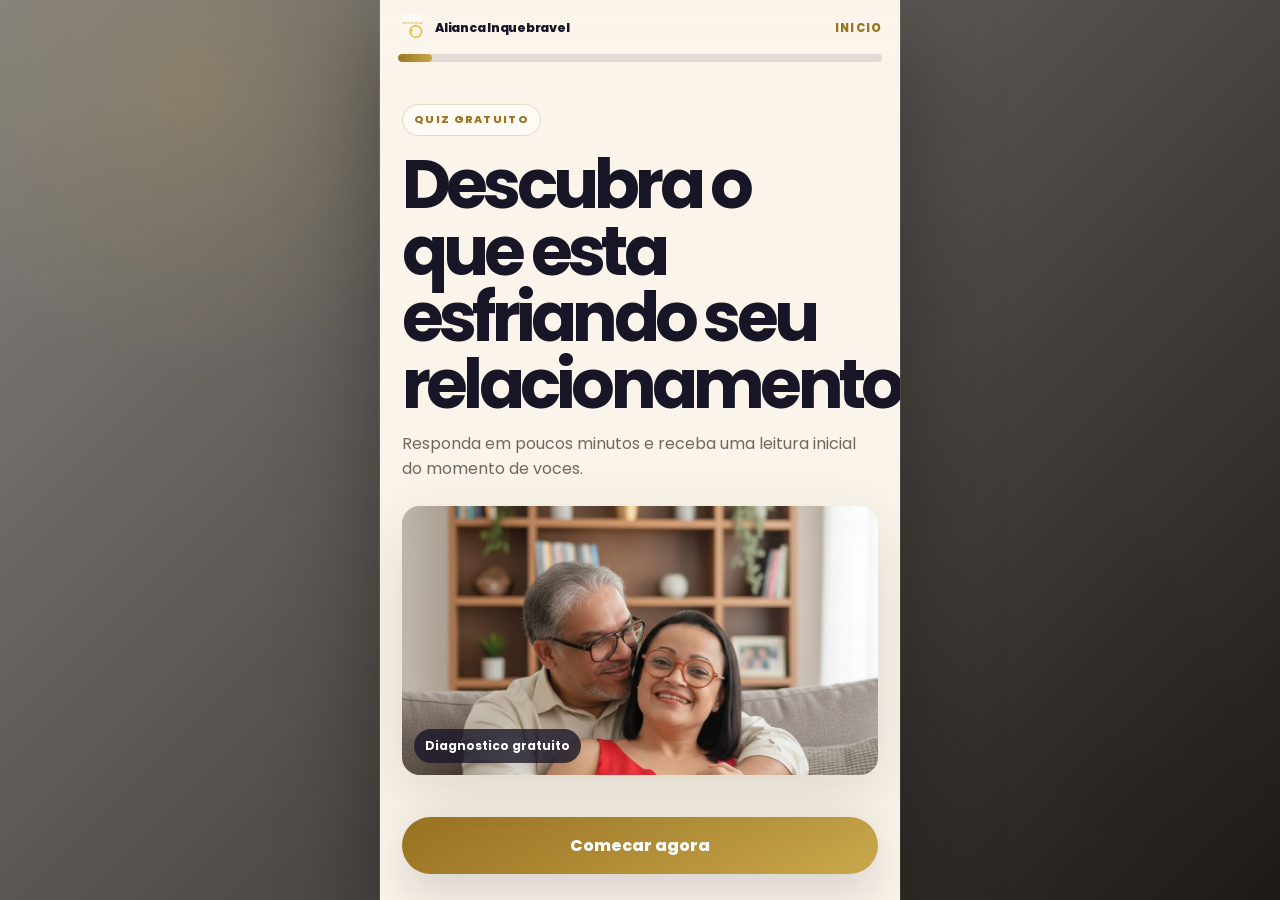
<file: quiz.html>
<!DOCTYPE html>
<html lang="pt-BR">
<head>
    <meta charset="UTF-8">
    <meta name="viewport" content="width=device-width, initial-scale=1.0, viewport-fit=cover">
    <title>Quiz do Relacionamento | Alianca Inquebravel</title>
    <meta name="description" content="Responda ao quiz gratuito e descubra o principal ponto de desgaste do seu relacionamento.">
    <link rel="icon" type="image/png" href="galery/logo.png">
    <link rel="preconnect" href="https://fonts.googleapis.com">
    <link rel="preconnect" href="https://fonts.gstatic.com" crossorigin>
    <link href="https://fonts.googleapis.com/css2?family=Poppins:wght@400;500;600;700;800&display=swap" rel="stylesheet">
    <style>
        *, *::before, *::after { box-sizing: border-box; }
        :root {
            --bg: #FAF4EA;
            --paper: #FFFDF8;
            --ink: #181527;
            --muted: #70695F;
            --gold: #C9A84C;
            --gold-dark: #9B7423;
            --line: #E7D9BF;
            --danger: #B9483E;
            --success: #177A52;
        }
        html, body {
            width: 100%;
            min-height: 100%;
            margin: 0;
            font-family: 'Poppins', sans-serif;
            background: var(--bg);
            color: var(--ink);
            overflow: hidden;
        }
        body::before {
            content: "";
            position: fixed;
            inset: 0;
            pointer-events: none;
            background:
                radial-gradient(circle at 15% 10%, rgba(201,168,76,.2), transparent 18rem),
                radial-gradient(circle at 90% 92%, rgba(24,21,39,.12), transparent 20rem),
                linear-gradient(135deg, rgba(255,255,255,.45), rgba(255,255,255,0));
        }
        button, input, select, textarea { font: inherit; }
        button { -webkit-tap-highlight-color: transparent; }

        .quiz-app {
            position: relative;
            width: min(100%, 520px);
            height: 100dvh;
            min-height: 620px;
            margin: 0 auto;
            background: var(--bg);
            overflow: hidden;
            isolation: isolate;
        }
        .topbar {
            position: fixed;
            top: 0;
            left: 50%;
            transform: translateX(-50%);
            width: min(100%, 520px);
            padding: calc(14px + env(safe-area-inset-top)) 18px 12px;
            z-index: 20;
            background: linear-gradient(180deg, rgba(250,244,234,.98) 0%, rgba(250,244,234,.86) 78%, rgba(250,244,234,0) 100%);
        }
        .brand-row {
            display: flex;
            align-items: center;
            justify-content: space-between;
            gap: 12px;
            margin-bottom: 12px;
        }
        .brand {
            display: flex;
            align-items: center;
            gap: 9px;
            font-size: .78rem;
            font-weight: 800;
            letter-spacing: -.02em;
        }
        .brand img {
            width: 28px;
            height: 28px;
            object-fit: contain;
        }
        .step-counter {
            color: var(--gold-dark);
            font-size: .72rem;
            font-weight: 800;
            text-transform: uppercase;
            letter-spacing: .1em;
        }
        .progress {
            width: 100%;
            height: 8px;
            border-radius: 999px;
            background: rgba(24,21,39,.11);
            overflow: hidden;
        }
        .progress-bar {
            width: 10%;
            height: 100%;
            border-radius: inherit;
            background: linear-gradient(90deg, var(--gold-dark), var(--gold));
            transition: width .6s cubic-bezier(.22,1,.36,1);
        }
        .steps {
            position: relative;
            width: 100%;
            height: 100%;
        }
        .screen {
            position: absolute;
            inset: 0;
            display: flex;
            flex-direction: column;
            justify-content: center;
            padding: calc(88px + env(safe-area-inset-top)) 22px calc(26px + env(safe-area-inset-bottom));
            opacity: 0;
            visibility: hidden;
            transform: translateX(24px);
            transition:
                opacity .48s cubic-bezier(.22,1,.36,1),
                transform .48s cubic-bezier(.22,1,.36,1),
                visibility .48s cubic-bezier(.22,1,.36,1);
        }
        .screen.active {
            opacity: 1;
            visibility: visible;
            transform: translateX(0);
        }
        .screen.exit-left {
            transform: translateX(-24px);
        }
        .screen.scroll {
            justify-content: flex-start;
            overflow-y: auto;
            padding-top: calc(104px + env(safe-area-inset-top));
        }
        .kicker {
            display: inline-flex;
            width: fit-content;
            align-items: center;
            gap: 8px;
            padding: 7px 11px;
            border: 1px solid var(--line);
            border-radius: 999px;
            background: rgba(255,253,248,.75);
            color: var(--gold-dark);
            font-size: .68rem;
            font-weight: 800;
            letter-spacing: .12em;
            text-transform: uppercase;
        }
        h1, h2 {
            margin: 16px 0 12px;
            font-size: clamp(2.15rem, 12vw, 4.25rem);
            line-height: .98;
            letter-spacing: -.07em;
        }
        h2 {
            font-size: clamp(1.9rem, 9vw, 3.25rem);
        }
        p {
            margin: 0;
            color: var(--muted);
            font-size: 1rem;
            line-height: 1.62;
        }
        .hero-photo {
            position: relative;
            width: 100%;
            aspect-ratio: 1 / .72;
            margin: 24px 0 18px;
            border-radius: 18px;
            overflow: hidden;
            box-shadow: 0 24px 70px rgba(59,43,19,.14);
            background: #DDD1C2;
        }
        .hero-photo img {
            width: 100%;
            height: 100%;
            object-fit: cover;
        }
        .hero-photo::after {
            content: "Diagnostico gratuito";
            position: absolute;
            left: 12px;
            bottom: 12px;
            border-radius: 999px;
            padding: 8px 11px;
            color: #fff;
            background: rgba(24,21,39,.78);
            font-size: .75rem;
            font-weight: 700;
        }
        .choices {
            display: grid;
            gap: 10px;
            margin-top: 24px;
        }
        .choice {
            width: 100%;
            border: 1px solid rgba(24,21,39,.08);
            border-radius: 16px;
            background: rgba(255,253,248,.9);
            color: var(--ink);
            padding: 17px 16px;
            text-align: left;
            cursor: pointer;
            box-shadow: 0 14px 34px rgba(39,29,13,.055);
            display: grid;
            grid-template-columns: 26px 1fr;
            align-items: center;
            gap: 11px;
            transition:
                transform .42s cubic-bezier(.22,1,.36,1),
                border-color .42s cubic-bezier(.22,1,.36,1),
                background .42s cubic-bezier(.22,1,.36,1);
        }
        .choice:hover, .choice.selected {
            transform: translateY(-2px);
            border-color: rgba(201,168,76,.75);
            background: #FFF8E8;
        }
        .choice-mark {
            width: 24px;
            height: 24px;
            border-radius: 50%;
            border: 2px solid rgba(155,116,35,.32);
            display: grid;
            place-items: center;
        }
        .choice.selected .choice-mark {
            border-color: var(--gold-dark);
            background: var(--gold);
        }
        .choice.selected .choice-mark::before {
            content: "";
            width: 8px;
            height: 8px;
            border-radius: 50%;
            background: #fff;
        }
        .form-grid {
            display: grid;
            gap: 12px;
            margin-top: 22px;
        }
        .field {
            display: grid;
            gap: 7px;
        }
        label {
            font-size: .74rem;
            font-weight: 800;
            color: var(--gold-dark);
            text-transform: uppercase;
            letter-spacing: .09em;
        }
        input, select, textarea {
            width: 100%;
            border: 1px solid rgba(24,21,39,.1);
            border-radius: 16px;
            background: rgba(255,253,248,.92);
            color: var(--ink);
            outline: 0;
            padding: 15px 16px;
            box-shadow: 0 14px 34px rgba(39,29,13,.055);
            transition:
                border-color .35s cubic-bezier(.22,1,.36,1),
                background .35s cubic-bezier(.22,1,.36,1);
        }
        input:focus, select:focus, textarea:focus {
            border-color: rgba(201,168,76,.9);
            background: #fff;
        }
        textarea {
            min-height: 190px;
            resize: none;
            line-height: 1.55;
        }
        .hint {
            margin-top: 10px;
            font-size: .84rem;
        }
        .bottom-actions {
            margin-top: 24px;
            display: grid;
            gap: 10px;
        }
        .btn {
            width: 100%;
            border: 0;
            border-radius: 999px;
            padding: 16px 18px;
            min-height: 56px;
            display: inline-flex;
            align-items: center;
            justify-content: center;
            gap: 10px;
            cursor: pointer;
            color: #fff;
            background: var(--ink);
            font-weight: 800;
            box-shadow: 0 18px 46px rgba(24,21,39,.16);
            transition:
                transform .42s cubic-bezier(.22,1,.36,1),
                opacity .42s cubic-bezier(.22,1,.36,1);
        }
        .btn:active { transform: scale(.985); }
        .btn.gold {
            background: linear-gradient(135deg, var(--gold-dark), var(--gold));
        }
        .btn.ghost {
            color: var(--muted);
            background: transparent;
            box-shadow: none;
        }
        .btn[disabled] {
            opacity: .68;
            cursor: wait;
        }
        .status {
            display: none;
            margin-top: 14px;
            border-radius: 14px;
            padding: 12px 14px;
            font-size: .9rem;
            line-height: 1.45;
        }
        .status.success {
            display: block;
            color: var(--success);
            background: rgba(23,122,82,.1);
        }
        .status.error {
            display: block;
            color: var(--danger);
            background: rgba(185,72,62,.1);
        }
        .result-card {
            margin: 22px 0 0;
            padding: 18px;
            border-radius: 18px;
            background: rgba(255,253,248,.88);
            border: 1px solid rgba(24,21,39,.08);
            box-shadow: 0 18px 46px rgba(39,29,13,.07);
        }
        .result-card strong {
            display: block;
            margin-bottom: 7px;
            color: var(--ink);
        }
        .loader {
            width: 44px;
            height: 44px;
            border-radius: 50%;
            border: 4px solid rgba(201,168,76,.25);
            border-top-color: var(--gold-dark);
            animation: spin .8s linear infinite;
            margin-bottom: 20px;
        }
        @keyframes spin { to { transform: rotate(360deg); } }
        .honeypot {
            position: absolute;
            left: -9999px;
            opacity: 0;
            pointer-events: none;
        }
        @media (min-width: 700px) {
            body {
                background: #201B16;
            }
            .quiz-app {
                box-shadow: 0 0 0 1px rgba(255,255,255,.08), 0 28px 90px rgba(0,0,0,.35);
            }
        }
        @media (max-height: 680px) {
            .screen {
                justify-content: flex-start;
                overflow-y: auto;
                padding-top: calc(96px + env(safe-area-inset-top));
            }
            .hero-photo {
                aspect-ratio: 1 / .52;
            }
            h1, h2 {
                font-size: clamp(1.8rem, 9vw, 2.8rem);
            }
            textarea {
                min-height: 140px;
            }
        }
    </style>
</head>
<body>
    <main class="quiz-app" id="quiz">
        <header class="topbar">
            <div class="brand-row">
                <div class="brand">
                    <img src="galery/logo.png" alt="">
                    <span>Alianca Inquebravel</span>
                </div>
                <div class="step-counter" id="stepCounter">Inicio</div>
            </div>
            <div class="progress" aria-hidden="true"><div class="progress-bar" id="progressBar"></div></div>
        </header>

        <form class="steps" id="relationshipQuiz">
            <input class="honeypot" type="text" id="website" name="website" tabindex="-1" autocomplete="off">

            <section class="screen active scroll" data-step="0" data-progress="7">
                <span class="kicker">Quiz gratuito</span>
                <h1>Descubra o que esta esfriando seu relacionamento.</h1>
                <p>Responda em poucos minutos e receba uma leitura inicial do momento de voces.</p>
                <div class="hero-photo">
                    <img src="galery/32088.jpg" alt="Casal ficticio em momento de reconexao">
                </div>
                <div class="bottom-actions">
                    <button class="btn gold" type="button" data-next>Comecar agora</button>
                </div>
            </section>

            <section class="screen scroll" data-step="1" data-progress="18">
                <span class="kicker">Seus dados</span>
                <h2>Para quem enviamos a analise?</h2>
                <p>Preencha os dados principais para continuar.</p>
                <div class="form-grid">
                    <div class="field">
                        <label for="leadName">Nome</label>
                        <input id="leadName" name="name" type="text" placeholder="Seu nome" required>
                    </div>
                    <div class="field">
                        <label for="leadPhone">Telefone / WhatsApp</label>
                        <input id="leadPhone" name="phone" type="tel" placeholder="(21) 99999-9999" required>
                    </div>
                    <div class="field">
                        <label for="relationshipTime">Tempo de relacionamento</label>
                        <select id="relationshipTime" name="relationship_time" required>
                            <option value="">Selecione uma opcao</option>
                            <option>Menos de 1 ano</option>
                            <option>1 a 2 anos</option>
                            <option>3 a 5 anos</option>
                            <option>6 a 10 anos</option>
                            <option>Mais de 10 anos</option>
                        </select>
                    </div>
                </div>
                <div class="bottom-actions">
                    <button class="btn gold" type="button" data-next>Continuar</button>
                    <button class="btn ghost" type="button" data-prev>Voltar</button>
                </div>
                <div class="status" id="fieldStatus"></div>
            </section>

            <section class="screen" data-step="2" data-progress="32" data-question="Qual e o maior desafio hoje?">
                <span class="kicker">Pergunta 1</span>
                <h2>Qual e o maior desafio hoje?</h2>
                <p>Toque na alternativa mais parecida com a realidade de voces.</p>
                <div class="choices">
                    <button type="button" class="choice" data-value="Falta de dialogo e comunicacao"><span class="choice-mark"></span><span>Falta de dialogo e comunicacao</span></button>
                    <button type="button" class="choice" data-value="Distanciamento emocional"><span class="choice-mark"></span><span>Distanciamento emocional</span></button>
                    <button type="button" class="choice" data-value="Brigas constantes"><span class="choice-mark"></span><span>Brigas constantes</span></button>
                    <button type="button" class="choice" data-value="Falta de intimidade"><span class="choice-mark"></span><span>Falta de intimidade</span></button>
                    <button type="button" class="choice" data-value="Pensamentos sobre separacao"><span class="choice-mark"></span><span>Pensamentos sobre separacao</span></button>
                </div>
                <div class="bottom-actions"><button class="btn ghost" type="button" data-prev>Voltar</button></div>
            </section>

            <section class="screen" data-step="3" data-progress="46" data-question="Como voces conversam durante conflitos?">
                <span class="kicker">Pergunta 2</span>
                <h2>Quando aparece um conflito, o que costuma acontecer?</h2>
                <div class="choices">
                    <button type="button" class="choice" data-value="Conseguimos conversar, mas ainda doi"><span class="choice-mark"></span><span>Conseguimos conversar, mas ainda doi</span></button>
                    <button type="button" class="choice" data-value="A conversa vira discussao rapidamente"><span class="choice-mark"></span><span>A conversa vira discussao rapidamente</span></button>
                    <button type="button" class="choice" data-value="Um dos dois se fecha e evita falar"><span class="choice-mark"></span><span>Um dos dois se fecha e evita falar</span></button>
                    <button type="button" class="choice" data-value="Quase nao conversamos mais sobre o relacionamento"><span class="choice-mark"></span><span>Quase nao conversamos mais sobre o relacionamento</span></button>
                </div>
                <div class="bottom-actions"><button class="btn ghost" type="button" data-prev>Voltar</button></div>
            </section>

            <section class="screen" data-step="4" data-progress="60" data-question="Os dois querem trabalhar o relacionamento?">
                <span class="kicker">Pergunta 3</span>
                <h2>Os dois querem trabalhar o relacionamento?</h2>
                <div class="choices">
                    <button type="button" class="choice" data-value="Sim, os dois querem"><span class="choice-mark"></span><span>Sim, os dois querem</span></button>
                    <button type="button" class="choice" data-value="Um quer, o outro esta hesitante"><span class="choice-mark"></span><span>Um quer, o outro esta hesitante</span></button>
                    <button type="button" class="choice" data-value="Apenas eu quero por enquanto"><span class="choice-mark"></span><span>Apenas eu quero por enquanto</span></button>
                    <button type="button" class="choice" data-value="Nao sei se ainda existe disposicao"><span class="choice-mark"></span><span>Nao sei se ainda existe disposicao</span></button>
                </div>
                <div class="bottom-actions"><button class="btn ghost" type="button" data-prev>Voltar</button></div>
            </section>

            <section class="screen" data-step="5" data-progress="74" data-question="O que voces mais desejam recuperar?">
                <span class="kicker">Pergunta 4</span>
                <h2>O que voces mais desejam recuperar?</h2>
                <div class="choices">
                    <button type="button" class="choice" data-value="Dialogo e respeito"><span class="choice-mark"></span><span>Dialogo e respeito</span></button>
                    <button type="button" class="choice" data-value="Confianca e seguranca"><span class="choice-mark"></span><span>Confianca e seguranca</span></button>
                    <button type="button" class="choice" data-value="Intimidade e carinho"><span class="choice-mark"></span><span>Intimidade e carinho</span></button>
                    <button type="button" class="choice" data-value="A sensacao de parceria"><span class="choice-mark"></span><span>A sensacao de parceria</span></button>
                    <button type="button" class="choice" data-value="Tudo, queremos reconstruir"><span class="choice-mark"></span><span>Tudo, queremos reconstruir</span></button>
                </div>
                <div class="bottom-actions"><button class="btn ghost" type="button" data-prev>Voltar</button></div>
            </section>

            <section class="screen scroll" data-step="6" data-progress="88">
                <span class="kicker">Ultima etapa</span>
                <h2>Conte um pouco mais sobre o seu relacionamento.</h2>
                <p>Escreva com suas palavras o que esta acontecendo hoje.</p>
                <div class="form-grid">
                    <div class="field">
                        <label for="leadMessage">Sua mensagem</label>
                        <textarea id="leadMessage" name="message" placeholder="Ex.: Estamos juntos ha anos, mas as brigas aumentaram e estamos nos afastando..." required></textarea>
                    </div>
                </div>
                <p class="hint">Quanto mais contexto, melhor fica a leitura inicial.</p>
                <div class="bottom-actions">
                    <button class="btn gold" id="submitLead" type="submit">Ver meu resultado</button>
                    <button class="btn ghost" type="button" data-prev>Voltar</button>
                </div>
                <div class="status" id="formStatus" role="status"></div>
            </section>

            <section class="screen" data-step="7" data-progress="100">
                <div class="loader" id="loader"></div>
                <span class="kicker" id="finalKicker">Preparando</span>
                <h2 id="finalTitle">Montando sua analise...</h2>
                <p id="finalText">Estamos organizando suas respostas.</p>
                <div class="result-card" id="resultCard" hidden>
                    <strong id="resultName">Resultado inicial</strong>
                    <span id="resultCopy">A leitura vai aparecer aqui.</span>
                </div>
                <div class="bottom-actions" id="finalActions" hidden>
                    <a class="btn gold" href="index.html">Concluir</a>
                </div>
            </section>
        </form>
    </main>

    <script>
        (function() {
            var form = document.getElementById('relationshipQuiz');
            var screens = Array.prototype.slice.call(document.querySelectorAll('.screen'));
            var progressBar = document.getElementById('progressBar');
            var stepCounter = document.getElementById('stepCounter');
            var formStatus = document.getElementById('formStatus');
            var fieldStatus = document.getElementById('fieldStatus');
            var submitBtn = document.getElementById('submitLead');
            var current = 0;
            var answers = {};
            var submitting = false;

            function activeScreen() {
                return screens.find(function(screen) {
                    return Number(screen.dataset.step) === current;
                });
            }

            function showStatus(box, type, message) {
                if (!box) return;
                box.className = 'status ' + type;
                box.textContent = message;
            }

            function clearStatus(box) {
                if (!box) return;
                box.className = 'status';
                box.textContent = '';
            }

            function goTo(step) {
                var next = Math.max(0, Math.min(step, 7));
                screens.forEach(function(screen) {
                    var screenStep = Number(screen.dataset.step);
                    screen.classList.toggle('active', screenStep === next);
                    screen.classList.toggle('exit-left', screenStep < next);
                    if (screenStep === next) screen.scrollTop = 0;
                });
                current = next;
                var screen = activeScreen();
                progressBar.style.width = (screen ? screen.dataset.progress : 100) + '%';
                stepCounter.textContent = current === 0 ? 'Inicio' : (current === 7 ? 'Resultado' : current + '/6');
                clearStatus(fieldStatus);
                clearStatus(formStatus);
            }

            function validateFields(screen) {
                var fields = Array.prototype.slice.call(screen.querySelectorAll('input:not(.honeypot), select, textarea'));
                for (var i = 0; i < fields.length; i++) {
                    if (!fields[i].checkValidity()) {
                        fields[i].reportValidity();
                        return false;
                    }
                }
                return true;
            }

            function resultFromAnswers() {
                var challenge = answers['Qual e o maior desafio hoje?'] || '';
                var result = {
                    title: 'Relacionamento em fase de reconstrucao',
                    text: 'Suas respostas mostram que ainda existe algo importante para organizar. Com conversa guiada e decisao, esse processo pode ficar mais claro.'
                };

                if (challenge.indexOf('Distanciamento') !== -1) {
                    result.title = 'Distanciamento emocional';
                    result.text = 'O ponto mais forte parece ser a perda de proximidade. O primeiro foco e reconstruir presenca, escuta e seguranca emocional.';
                } else if (challenge.indexOf('Brigas') !== -1) {
                    result.title = 'Ciclo de conflitos';
                    result.text = 'As respostas apontam um ciclo de discussoes que se repete. O foco inicial e interromper esse padrao antes que ele vire rotina.';
                } else if (challenge.indexOf('intimidade') !== -1 || challenge.indexOf('Intimidade') !== -1) {
                    result.title = 'Intimidade enfraquecida';
                    result.text = 'O relacionamento parece precisar de reconexao, carinho e parceria diaria para que a distancia nao continue crescendo.';
                } else if (challenge.indexOf('separacao') !== -1) {
                    result.title = 'Sinal de urgencia relacional';
                    result.text = 'Existe um sinal de urgencia. O ideal e organizar uma conversa guiada para entender se ainda ha caminho de reconstrucao.';
                } else if (challenge.indexOf('dialogo') !== -1 || challenge.indexOf('comunicacao') !== -1) {
                    result.title = 'Comunicacao travada';
                    result.text = 'O ponto principal e a comunicacao. Quando o casal aprende a falar sem ferir e ouvir sem se defender, o caminho muda.';
                }

                return result;
            }

            function collectPayload() {
                var result = resultFromAnswers();
                var params = new URLSearchParams(window.location.search);
                return {
                    name: document.getElementById('leadName').value.trim(),
                    phone: document.getElementById('leadPhone').value.trim(),
                    relationship_time: document.getElementById('relationshipTime').value,
                    message: document.getElementById('leadMessage').value.trim(),
                    result_title: result.title,
                    result_text: result.text,
                    answers: answers,
                    page_url: window.location.href,
                    referrer: document.referrer || '',
                    utm_source: params.get('utm_source') || '',
                    utm_medium: params.get('utm_medium') || '',
                    utm_campaign: params.get('utm_campaign') || '',
                    utm_content: params.get('utm_content') || '',
                    utm_term: params.get('utm_term') || '',
                    user_agent: navigator.userAgent || '',
                    website: document.getElementById('website').value
                };
            }

            function finishScreen() {
                var result = resultFromAnswers();
                document.getElementById('loader').hidden = true;
                document.getElementById('finalKicker').textContent = 'Caso enviado';
                document.getElementById('finalTitle').textContent = 'Seu caso foi enviado para um especialista.';
                document.getElementById('finalText').textContent = 'Um especialista vai analisar suas respostas e enviar um diagnostico pelo WhatsApp.';
                document.getElementById('resultName').textContent = 'Diagnostico rapido: ' + result.title;
                document.getElementById('resultCopy').textContent = result.text;
                document.getElementById('resultCard').hidden = false;
                document.getElementById('finalActions').hidden = false;
            }

            document.querySelectorAll('[data-next]').forEach(function(btn) {
                btn.addEventListener('click', function() {
                    var screen = activeScreen();
                    if (screen && !validateFields(screen)) return;
                    goTo(current + 1);
                });
            });

            document.querySelectorAll('[data-prev]').forEach(function(btn) {
                btn.addEventListener('click', function() {
                    goTo(current - 1);
                });
            });

            document.querySelectorAll('.choice').forEach(function(choice) {
                choice.addEventListener('click', function() {
                    var screen = choice.closest('.screen');
                    var question = screen.getAttribute('data-question');
                    answers[question] = choice.getAttribute('data-value');
                    screen.querySelectorAll('.choice').forEach(function(item) {
                        item.classList.remove('selected');
                    });
                    choice.classList.add('selected');
                    setTimeout(function() {
                        goTo(current + 1);
                    }, 220);
                });
            });

            form.addEventListener('submit', function(event) {
                event.preventDefault();
                if (submitting) return;
                var screen = activeScreen();
                if (!screen || !validateFields(screen)) return;

                submitting = true;
                submitBtn.disabled = true;
                showStatus(formStatus, 'success', 'Preparando sua analise...');
                goTo(7);

                if (window.location.protocol === 'file:') {
                    setTimeout(function() {
                        finishScreen();
                    }, 850);
                    return;
                }

                fetch('/api/telegram-submit', {
                    method: 'POST',
                    headers: { 'Content-Type': 'application/json' },
                    body: JSON.stringify(collectPayload())
                })
                .then(function(response) {
                    return response.text().then(function(text) {
                        var data = {};
                        try {
                            data = text ? JSON.parse(text) : {};
                        } catch (error) {
                            throw new Error('Resposta invalida do servidor.');
                        }
                        if (!response.ok || !data.ok) throw new Error(data.error || 'Falha no envio.');
                        return data;
                    });
                })
                .then(function() {
                    finishScreen();
                })
                .catch(function(error) {
                    submitting = false;
                    submitBtn.disabled = false;
                    console.error(error);
                    finishScreen();
                });
            });

            form.addEventListener('keydown', function(event) {
                if (event.key !== 'Enter') return;
                if (event.target && event.target.tagName === 'TEXTAREA') return;
                event.preventDefault();
                var screen = activeScreen();
                if (screen && validateFields(screen)) goTo(current + 1);
            });

            goTo(0);
        })();
    </script>
</body>
</html>
</file>
<file: styles.css>
/* Reset e Base */
* {
    margin: 0;
    padding: 0;
    box-sizing: border-box;
    -webkit-user-select: none;
    -moz-user-select: none;
    -ms-user-select: none;
    user-select: none;
}

body {
    font-family: 'Poppins', sans-serif;
    line-height: 1.6;
    color: #333;
    -webkit-touch-callout: none;
    -webkit-user-select: none;
    -khtml-user-select: none;
    -moz-user-select: none;
    -ms-user-select: none;
    user-select: none;
}

/* Variáveis CSS */
:root {
    --gold: #D4AF37;
    --gold-light: #FFD700;
    --black: #000000;
    --dark: #1A1A1A;
    --white: #FFFFFF;
    --gray: #F5F5F5;
    --shadow: 0 4px 20px rgba(0,0,0,0.1);
}

/* Header */
.header {
    position: fixed;
    top: 0;
    width: 100%;
    background: rgba(0,0,0,0.95);
    backdrop-filter: blur(10px);
    z-index: 1000;
    transition: all 0.3s ease;
    border-radius: 0 0 20px 20px;
}

.nav {
    display: flex;
    justify-content: space-between;
    align-items: center;
    padding: 1rem 5%;
    max-width: 1200px;
    margin: 0 auto;
}

.nav-brand {
    display: flex;
    align-items: center;
}

.nav-logo {
    height: 70px;
    width: auto;
    object-fit: contain;
}

@media (max-width: 768px) {
    .nav {
        justify-content: center;
        padding: 1rem 5%;
    }
    
    .nav-logo {
        height: 60px;
    }
    
    body {
        overflow-x: hidden;
        margin: 0;
        padding: 0;
    }
    
    .container {
        padding: 0 5%;
        margin: 0;
        width: 100%;
        box-sizing: border-box;
    }
    
    .hero {
        padding: 6rem 5% 2rem;
        margin: 0;
        width: 100%;
        box-sizing: border-box;
    }
}

.nav-menu {
    display: flex;
    list-style: none;
    gap: 2rem;
    align-items: center;
}

.nav-menu a {
    color: var(--white);
    text-decoration: none;
    font-weight: 400;
    transition: color 0.3s ease;
}

.nav-menu a:hover {
    color: var(--gold);
}

.btn-nav {
    background: linear-gradient(135deg, var(--gold), var(--gold-light));
    padding: 0.7rem 1.5rem;
    border-radius: 25px;
    color: var(--black) !important;
    font-weight: 600;
    transition: transform 0.3s ease;
}

.btn-nav:hover {
    transform: translateY(-2px);
    color: var(--black) !important;
}

/* Hamburger Menu */
.hamburger {
    display: none;
    flex-direction: column;
    cursor: pointer;
}

.hamburger span {
    width: 25px;
    height: 3px;
    background: var(--white);
    margin: 3px 0;
    transition: 0.3s;
}

/* Hero Section */
.hero {
    display: flex;
    align-items: center;
    min-height: 100vh;
    padding: 8rem 5% 4rem;
    max-width: 1200px;
    margin: 0 auto;
    gap: 4rem;
}

.hero-content {
    flex: 1;
}

.hero-content h1 {
    font-size: 3.5rem;
    font-weight: 700;
    line-height: 1.2;
    margin-bottom: 1.5rem;
    color: var(--dark);
}

.highlight {
    background: linear-gradient(135deg, var(--gold), var(--gold-light));
    -webkit-background-clip: text;
    -webkit-text-fill-color: transparent;
    background-clip: text;
}

.hero-content p {
    font-size: 1.2rem;
    color: #666;
    margin-bottom: 3rem;
    line-height: 1.8;
}

.hero-stats {
    display: flex;
    gap: 3rem;
    margin-bottom: 3rem;
}

.stat {
    text-align: center;
}

.stat .number {
    display: block;
    font-size: 2.5rem;
    font-weight: 700;
    color: var(--gold);
}

.stat .label {
    font-size: 0.9rem;
    color: #666;
    font-weight: 400;
}

.hero-cta {
    display: flex;
    gap: 1.5rem;
    align-items: center;
}

.btn-primary {
    background: linear-gradient(135deg, var(--gold), var(--gold-light));
    color: var(--black);
    padding: 1rem 2rem;
    border-radius: 30px;
    text-decoration: none;
    font-weight: 600;
    transition: all 0.3s ease;
    box-shadow: var(--shadow);
}

.btn-primary:hover {
    transform: translateY(-3px);
    box-shadow: 0 8px 30px rgba(212,175,55,0.3);
}

.btn-secondary {
    color: var(--dark);
    text-decoration: none;
    font-weight: 600;
    padding: 1rem 2rem;
    border: 2px solid var(--gold);
    border-radius: 30px;
    transition: all 0.3s ease;
}

.btn-secondary:hover {
    background: var(--gold);
    color: var(--black);
}

.hero-image {
    flex: 1;
    display: flex;
    justify-content: center;
}

.image-placeholder {
    width: 400px;
    height: 500px;
    background: linear-gradient(135deg, var(--gray), #E0E0E0);
    border-radius: 20px;
    display: flex;
    align-items: center;
    justify-content: center;
    color: #999;
    font-weight: 600;
    box-shadow: var(--shadow);
}

/* Responsivo */
/* Barra de Navegação Mobile */
.mobile-nav {
    display: none;
    position: fixed;
    bottom: 0;
    left: 0;
    right: 0;
    background: var(--white);
    border-radius: 20px 20px 0 0;
    padding: 12px 0;
    z-index: 1000;
    box-shadow: 0 -2px 20px rgba(0,0,0,0.15);
}

.mobile-nav-item {
    display: flex;
    flex-direction: column;
    align-items: center;
    text-decoration: none;
    color: #666;
    font-size: 0.75rem;
    padding: 0.5rem;
    transition: color 0.3s ease;
    flex: 1;
}

.mobile-nav-item:hover,
.mobile-nav-item:active {
    color: var(--gold);
}

.mobile-nav-item i {
    font-size: 1.2rem;
    margin-bottom: 0.2rem;
}

@media (max-width: 768px) {
    .mobile-nav {
        display: flex;
    }
    
    .nav-menu {
        display: none;
    }
    
    .hamburger {
        display: none;
    }
    
    body {
        padding-bottom: 70px;
    }
    
    .whatsapp-float {
        bottom: 85px;
        right: 15px;
    }
    
    .whatsapp-btn {
        width: 50px;
        height: 50px;
        border-radius: 50%;
        padding: 0;
        justify-content: center;
    }
    
    .whatsapp-text {
        display: none;
    }
}

@media (min-width: 769px) {
    .mobile-nav {
        display: none !important;
    }
    
    .nav-menu {
        display: flex !important;
    }
    
    .hamburger {
        display: none !important;
    }
    
    body {
        padding-bottom: 0;
    }
    
    .whatsapp-float {
        bottom: 20px;
        right: 20px;
    }
}

@media (max-width: 768px) {
    .hero {
        flex-direction: column;
        text-align: center;
        padding: 6rem 5% 2rem;
    }

    .hero-content h1 {
        font-size: 2.5rem;
    }

    .hero-stats {
        justify-content: center;
    }

    .hero-cta {
        flex-direction: column;
    }

    .image-placeholder {
        width: 300px;
        height: 350px;
    }
    
    .hero-image {
        display: none;
    }
    
    .hero-image-mobile {
        display: block;
    }
}

/* Container Global */
.container {
    max-width: 1200px;
    margin: 0 auto;
    padding: 0 5%;
}

/* Seção Sobre */
.sobre {
    padding: 6rem 0;
    background: var(--gray);
}

.sobre-content {
    display: flex;
    align-items: center;
    gap: 4rem;
    max-width: 1200px;
    margin: 0 auto;
}

.sobre-image {
    flex: 1;
}

.sobre-image .image-placeholder {
    width: 350px;
    height: 400px;
    border-radius: 15px;
}

.sobre-text {
    flex: 1;
}

.tag {
    display: inline-block;
    background: linear-gradient(135deg, var(--gold), var(--gold-light));
    color: var(--black);
    padding: 0.5rem 1rem;
    border-radius: 20px;
    font-size: 0.9rem;
    font-weight: 600;
    margin-bottom: 1rem;
}

.sobre-text h2 {
    font-size: 2.5rem;
    color: var(--dark);
    margin-bottom: 1.5rem;
    font-weight: 700;
}

.sobre-text p {
    font-size: 1.1rem;
    color: #666;
    margin-bottom: 1.5rem;
    line-height: 1.8;
}

.sobre-badges {
    display: flex;
    gap: 1rem;
    margin-top: 2rem;
}

.badge {
    display: flex;
    align-items: center;
    gap: 0.5rem;
    background: var(--white);
    padding: 0.8rem 1.2rem;
    border-radius: 25px;
    box-shadow: var(--shadow);
    font-weight: 600;
    color: var(--dark);
}

.badge .icon {
    font-size: 1.2rem;
    color: var(--gold);
}

.icon-box {
    width: 70px;
    height: 70px;
    background: linear-gradient(135deg, var(--gold), var(--gold-light));
    border-radius: 50%;
    display: flex;
    align-items: center;
    justify-content: center;
    font-size: 2rem;
    margin: 0 auto 1.5rem;
    color: var(--black);
}

.diferencial-icon {
    font-size: 3rem;
    margin-bottom: 1.5rem;
    display: block;
    color: var(--gold);
}

.stars {
    font-size: 1.2rem;
    margin-bottom: 1.5rem;
    color: var(--gold);
}

.info-icon {
    font-size: 1.5rem;
    width: 50px;
    height: 50px;
    background: linear-gradient(135deg, var(--gold), var(--gold-light));
    border-radius: 50%;
    display: flex;
    align-items: center;
    justify-content: center;
    color: var(--black);
}

.garantia-icon {
    font-size: 3rem;
    color: var(--gold);
}

.whatsapp-icon {
    font-size: 1.5rem;
}

.loading-logo {
    font-size: 4rem;
    margin-bottom: 1rem;
    animation: bounce 1s infinite;
    color: var(--gold);
}

/* Seção Benefícios */
.beneficios {
    padding: 6rem 0;
    background: var(--white);
}

.section-header {
    text-align: center;
    margin-bottom: 4rem;
}

.section-header h2 {
    font-size: 2.5rem;
    color: var(--dark);
    margin-bottom: 1rem;
    font-weight: 700;
}

.section-header p {
    font-size: 1.1rem;
    color: #666;
    max-width: 600px;
    margin: 0 auto;
}

.beneficios-grid {
    display: grid;
    grid-template-columns: repeat(auto-fit, minmax(350px, 1fr));
    gap: 2rem;
}

.beneficio-card {
    background: var(--white);
    padding: 2.5rem 2rem;
    border-radius: 15px;
    box-shadow: var(--shadow);
    text-align: center;
    transition: all 0.3s ease;
    border: 1px solid #f0f0f0;
}

.beneficio-card:hover {
    transform: translateY(-5px);
    box-shadow: 0 10px 40px rgba(0,0,0,0.15);
}

.icon-box {
    width: 70px;
    height: 70px;
    background: linear-gradient(135deg, var(--gold), var(--gold-light));
    border-radius: 50%;
    display: flex;
    align-items: center;
    justify-content: center;
    font-size: 2rem;
    margin: 0 auto 1.5rem;
}

.beneficio-card h3 {
    font-size: 1.3rem;
    color: var(--dark);
    margin-bottom: 1rem;
    font-weight: 600;
}

.beneficio-card p {
    color: #666;
    line-height: 1.6;
}

/* Responsivo - Seções */
@media (max-width: 768px) {
    .sobre-content {
        flex-direction: column;
        text-align: center;
    }
    
    .sobre-badges {
        flex-direction: column;
        align-items: center;
    }
    
    .beneficios-grid {
        grid-template-columns: 1fr;
    }
    
    .section-header h2,
    .sobre-text h2 {
        font-size: 2rem;
    }
}

/* Seção Metodologia */
.metodologia {
    padding: 6rem 0;
    background: var(--gray);
}

.processo-timeline {
    position: relative;
    max-width: 800px;
    margin: 0 auto;
}

.processo-timeline::before {
    content: '';
    position: absolute;
    left: 50%;
    top: 0;
    bottom: 0;
    width: 3px;
    background: linear-gradient(to bottom, var(--gold), var(--gold-light));
    transform: translateX(-50%);
}

.processo-item {
    display: flex;
    align-items: center;
    margin-bottom: 4rem;
    position: relative;
}

.processo-item:nth-child(even) {
    flex-direction: row-reverse;
}

.processo-numero {
    width: 80px;
    height: 80px;
    background: linear-gradient(135deg, var(--gold), var(--gold-light));
    border-radius: 50%;
    display: flex;
    align-items: center;
    justify-content: center;
    font-size: 1.5rem;
    font-weight: 700;
    color: var(--black);
    position: relative;
    z-index: 2;
    box-shadow: 0 4px 20px rgba(212,175,55,0.3);
}

.processo-content {
    flex: 1;
    background: var(--white);
    padding: 2rem;
    border-radius: 15px;
    margin: 0 2rem;
    box-shadow: var(--shadow);
    transition: all 0.3s ease;
}

.processo-content:hover {
    transform: translateY(-5px);
    box-shadow: 0 10px 40px rgba(0,0,0,0.15);
}

.processo-content h3 {
    font-size: 1.4rem;
    color: var(--dark);
    margin-bottom: 1rem;
    font-weight: 600;
}

.processo-content p {
    color: #666;
    line-height: 1.6;
}

/* Seção Diferenciais */
.diferenciais {
    padding: 6rem 0;
    background: var(--white);
}

.diferenciais-grid {
    display: grid;
    grid-template-columns: repeat(auto-fit, minmax(300px, 1fr));
    gap: 2rem;
}

.diferencial-item {
    text-align: center;
    padding: 2rem 1.5rem;
    border-radius: 15px;
    transition: all 0.3s ease;
    border: 2px solid transparent;
}

.diferencial-item:hover {
    border-color: var(--gold);
    transform: translateY(-5px);
}

.diferencial-icon {
    font-size: 3rem;
    margin-bottom: 1.5rem;
    display: block;
}

.diferencial-item h3 {
    font-size: 1.2rem;
    color: var(--dark);
    margin-bottom: 1rem;
    font-weight: 600;
}

.diferencial-item p {
    color: #666;
    line-height: 1.6;
}

/* Responsivo - Metodologia */
@media (max-width: 768px) {
    .processo-timeline::before {
        left: 40px;
    }
    
    .processo-item {
        flex-direction: row !important;
        align-items: flex-start;
    }
    
    .processo-numero {
        width: 60px;
        height: 60px;
        font-size: 1.2rem;
        flex-shrink: 0;
    }
    
    .processo-content {
        margin-left: 1.5rem;
        margin-right: 0;
    }
    
    .diferenciais-grid {
        grid-template-columns: 1fr;
    }
}

/* Seção Avaliações */
.avaliacoes {
    padding: 6rem 0;
    background: var(--gray);
}

.avaliacoes-grid {
    display: grid;
    grid-template-columns: repeat(auto-fit, minmax(350px, 1fr));
    gap: 2rem;
}

.avaliacao-card {
    background: var(--white);
    padding: 2.5rem 2rem;
    border-radius: 15px;
    box-shadow: var(--shadow);
    transition: all 0.3s ease;
    position: relative;
}

.avaliacao-card:hover {
    transform: translateY(-5px);
    box-shadow: 0 15px 50px rgba(0,0,0,0.15);
}

.avaliacao-card::before {
    content: '“';
    position: absolute;
    top: -10px;
    left: 20px;
    font-size: 4rem;
    color: var(--gold);
    font-family: serif;
}

.stars {
    font-size: 1.2rem;
    margin-bottom: 1.5rem;
}

.avaliacao-card p {
    font-size: 1.1rem;
    line-height: 1.7;
    color: #555;
    margin-bottom: 2rem;
    font-style: italic;
}

.cliente {
    display: flex;
    align-items: center;
    gap: 1rem;
}

.cliente-info h4 {
    color: var(--dark);
    font-weight: 600;
    margin-bottom: 0.3rem;
}

.cliente-info span {
    color: #666;
    font-size: 0.9rem;
}

/* Seção Avaliações - Estilo React */
.testimonials-wrapper {
    display: flex;
    justify-content: center;
    gap: 1.5rem;
    margin-top: 3rem;
    max-height: 740px;
    overflow: hidden;
    mask-image: linear-gradient(to bottom, transparent, black 25%, black 75%, transparent);
    -webkit-mask-image: linear-gradient(to bottom, transparent, black 25%, black 75%, transparent);
}

.testimonials-column {
    display: flex;
    flex-direction: column;
    gap: 1.5rem;
    animation: scrollUp var(--duration, 15s) linear infinite;
}

.testimonials-column[data-duration="15"] {
    --duration: 15s;
}

.testimonials-column[data-duration="19"] {
    --duration: 19s;
}

.testimonials-column[data-duration="17"] {
    --duration: 17s;
}

@keyframes scrollUp {
    0% {
        transform: translateY(0);
    }
    100% {
        transform: translateY(-50%);
    }
}

.testimonial-card {
    background: var(--white);
    padding: 2rem;
    border-radius: 15px;
    box-shadow: var(--shadow);
    max-width: 320px;
    width: 100%;
    position: relative;
    border: 1px solid #f0f0f0;
    transition: all 0.3s ease;
}

.testimonial-card:hover {
    transform: translateY(-3px);
    box-shadow: 0 15px 50px rgba(0,0,0,0.15);
}

.testimonial-card::before {
    content: '“';
    position: absolute;
    top: -10px;
    left: 20px;
    font-size: 4rem;
    color: var(--gold);
    font-family: serif;
}

.testimonial-card .stars {
    font-size: 1rem;
    margin-bottom: 1.5rem;
    color: var(--gold);
}

.testimonial-card p {
    font-size: 1rem;
    line-height: 1.6;
    color: #555;
    margin-bottom: 1.5rem;
    font-style: italic;
}

.cliente {
    display: flex;
    align-items: center;
    gap: 1rem;
}

.cliente-avatar {
    width: 50px;
    height: 50px;
    border-radius: 50%;
    object-fit: cover;
    border: 2px solid var(--gold);
}

.cliente-info h4 {
    color: var(--dark);
    font-weight: 600;
    margin-bottom: 0.3rem;
    font-size: 0.95rem;
}

.cliente-info span {
    color: #666;
    font-size: 0.85rem;
}

.hidden-mobile {
    display: block;
}

.hidden-tablet {
    display: block;
}

/* Responsivo - Avaliações */
@media (max-width: 1024px) {
    .hidden-tablet {
        display: none;
    }
}

@media (max-width: 768px) {
    .hidden-mobile {
        display: none;
    }
    
    .testimonials-wrapper {
        justify-content: center;
        gap: 0;
    }
    
    .testimonial-card {
        max-width: 100%;
        padding: 1.5rem;
    }
}

/* Seção Contato */
.contato {
    padding: 6rem 0;
    background: var(--white);
}

.contato-content {
    display: grid;
    grid-template-columns: 1fr 1fr;
    gap: 4rem;
    margin-top: 3rem;
}

.contato-info h3 {
    color: var(--dark);
    font-size: 1.5rem;
    margin-bottom: 2rem;
    font-weight: 600;
}

.info-item {
    display: flex;
    align-items: center;
    gap: 1rem;
    margin-bottom: 2rem;
    padding: 1.5rem;
    background: var(--gray);
    border-radius: 10px;
    transition: all 0.3s ease;
}

.info-item:hover {
    transform: translateY(-2px);
    box-shadow: var(--shadow);
}

.info-icon {
    font-size: 1.5rem;
    width: 50px;
    height: 50px;
    background: linear-gradient(135deg, var(--gold), var(--gold-light));
    border-radius: 50%;
    display: flex;
    align-items: center;
    justify-content: center;
}

.info-item h4 {
    color: var(--dark);
    font-weight: 600;
    margin-bottom: 0.3rem;
}

.info-item p {
    color: #666;
    font-size: 0.95rem;
}

.form {
    background: var(--gray);
    padding: 2.5rem;
    border-radius: 15px;
    box-shadow: var(--shadow);
}

.form-group {
    margin-bottom: 1.5rem;
}

.form-group input,
.form-group select,
.form-group textarea {
    width: 100%;
    padding: 1rem;
    border: 2px solid #e0e0e0;
    border-radius: 8px;
    font-size: 1rem;
    font-family: inherit;
    transition: border-color 0.3s ease;
}

.form-group input:focus,
.form-group select:focus,
.form-group textarea:focus {
    outline: none;
    border-color: var(--gold);
}

.form-group textarea {
    resize: vertical;
    min-height: 100px;
}

/* Seção FAQ */
.faq {
    padding: 6rem 0;
    background: var(--gray);
}

.faq-list {
    max-width: 800px;
    margin: 0 auto;
}

.faq-item {
    background: var(--white);
    margin-bottom: 1rem;
    border-radius: 10px;
    overflow: hidden;
    box-shadow: var(--shadow);
}

.faq-question {
    display: flex;
    justify-content: space-between;
    align-items: center;
    padding: 1.5rem 2rem;
    cursor: pointer;
    transition: background 0.3s ease;
}

.faq-question:hover {
    background: var(--gray);
}

.faq-question h3 {
    color: var(--dark);
    font-weight: 600;
    font-size: 1.1rem;
}

.faq-toggle {
    font-size: 1.5rem;
    color: var(--gold);
    font-weight: bold;
    transition: transform 0.3s ease;
}

.faq-item.active .faq-toggle {
    transform: rotate(45deg);
}

.faq-answer {
    padding: 0 2rem;
    max-height: 0;
    overflow: hidden;
    transition: all 0.3s ease;
}

.faq-item.active .faq-answer {
    padding: 0 2rem 1.5rem;
    max-height: 200px;
}

.faq-answer p {
    color: #666;
    line-height: 1.6;
}

/* Responsivo - Contato e FAQ */
@media (max-width: 768px) {
    .contato-content {
        grid-template-columns: 1fr;
        gap: 2rem;
    }
    
    .form {
        padding: 2rem;
    }
}

/* Seção Produtos */
.produtos {
    padding: 6rem 0;
    background: var(--white);
}

.produtos-content {
    display: grid;
    grid-template-columns: 1fr 2fr;
    gap: 4rem;
    align-items: center;
    margin-top: 3rem;
    max-width: 1200px;
    margin-left: auto;
    margin-right: auto;
}

.mentor-image {
    display: flex;
    justify-content: center;
}

.mentor-foto {
    width: 100%;
    max-width: 400px;
    height: auto;
    border-radius: 20px;
    box-shadow: var(--shadow);
    object-fit: cover;
}

.produtos-grid {
    display: grid;
    grid-template-columns: 1fr 1fr;
    gap: 2rem;
}

.produto-card {
    background: var(--white);
    border: 2px solid #e0e0e0;
    border-radius: 15px;
    overflow: hidden;
    transition: all 0.3s ease;
    position: relative;
}

.produto-card:hover {
    transform: translateY(-5px);
    box-shadow: 0 15px 50px rgba(0,0,0,0.15);
}

.produto-card.destaque {
    border-color: var(--gold);
    transform: scale(1.02);
}

.badge-popular {
    position: absolute;
    top: -1px;
    left: 50%;
    transform: translateX(-50%);
    background: linear-gradient(135deg, var(--gold), var(--gold-light));
    color: var(--black);
    padding: 0.4rem 1.5rem;
    border-radius: 0 0 12px 12px;
    font-weight: 600;
    font-size: 0.8rem;
    z-index: 2;
    white-space: nowrap;
}

.produto-header {
    background: var(--gray);
    padding: 2rem;
    text-align: center;
}

.produto-header h3 {
    color: var(--dark);
    font-size: 1.4rem;
    font-weight: 600;
    margin-bottom: 1rem;
}

.preco {
    display: flex;
    flex-direction: column;
    align-items: center;
}

.parcela {
    color: var(--gold);
    font-size: 1.8rem;
    font-weight: 700;
    margin-bottom: 0.5rem;
}

.valor {
    font-size: 1rem;
    font-weight: 400;
    color: #666;
}

.produto-content {
    padding: 2rem;
}

.beneficios-lista {
    list-style: none;
    margin-bottom: 2rem;
}

.beneficios-lista li {
    padding: 0.5rem 0;
    color: #555;
    font-size: 0.95rem;
}

.beneficios-lista li:before {
    content: '✓';
    color: var(--gold);
    font-weight: bold;
    margin-right: 0.5rem;
}

.btn-produto {
    display: block;
    width: 100%;
    background: linear-gradient(135deg, var(--gold), var(--gold-light));
    color: var(--black);
    padding: 1rem 2rem;
    border-radius: 8px;
    text-decoration: none;
    font-weight: 600;
    text-align: center;
    transition: all 0.3s ease;
    border: none;
    cursor: pointer;
}

.btn-produto:hover {
    transform: translateY(-2px);
    box-shadow: 0 8px 25px rgba(212,175,55,0.4);
}

.garantia {
    background: var(--gray);
    border-radius: 15px;
    padding: 2rem;
    margin-top: 3rem;
}

.garantia-content {
    display: flex;
    align-items: center;
    gap: 1.5rem;
    justify-content: center;
    text-align: center;
}

.garantia-icon {
    font-size: 3rem;
    color: var(--gold);
}

.garantia h3 {
    color: var(--dark);
    font-weight: 600;
    margin-bottom: 0.5rem;
}

.garantia p {
    color: #666;
    line-height: 1.6;
}

/* Fotos do William */
.hero-foto {
    width: 100%;
    max-width: 400px;
    height: 500px;
    border-radius: 20px;
    box-shadow: var(--shadow);
    object-fit: cover;
}

.mentor-sobre {
    width: 100%;
    max-width: 350px;
    height: 400px;
    border-radius: 15px;
    box-shadow: var(--shadow);
    object-fit: cover;
}

/* Responsivo - Produtos */
@media (max-width: 1024px) {
    .produtos-content {
        grid-template-columns: 1fr;
        gap: 3rem;
    }
    
    .produtos-grid {
        grid-template-columns: 1fr;
        max-width: 500px;
        margin: 0 auto;
    }
}

@media (max-width: 768px) {
    .produto-card.destaque {
        transform: none;
    }
    
    .garantia-content {
        flex-direction: column;
        text-align: center;
    }
    
    .hero-foto {
        height: 350px;
    }
    
    .mentor-sobre {
        height: 300px;
    }
    
    .mentor-foto {
        max-width: 300px;
    }
}

/* Responsivo - Comprar */
@media (max-width: 768px) {
    .planos-grid {
        grid-template-columns: 1fr;
    }
    
    .plano-card.destaque {
        transform: none;
    }
    
    .garantia-content {
        flex-direction: column;
        text-align: center;
    }
}

/* Botão Flutuante WhatsApp */
.whatsapp-float {
    position: fixed;
    bottom: 20px;
    right: 20px;
    z-index: 1000;
}

.whatsapp-btn {
    display: flex;
    align-items: center;
    gap: 0.5rem;
    background: #25D366;
    color: white;
    padding: 1rem 1.5rem;
    border-radius: 50px;
    text-decoration: none;
    box-shadow: 0 4px 20px rgba(37, 211, 102, 0.3);
    transition: all 0.3s ease;
    animation: pulse 2s infinite;
}

.whatsapp-btn:hover {
    transform: translateY(-3px);
    box-shadow: 0 8px 30px rgba(37, 211, 102, 0.4);
}

.whatsapp-icon {
    font-size: 1.5rem;
}

.whatsapp-text {
    font-weight: 600;
    font-size: 0.9rem;
}

@keyframes pulse {
    0% { transform: scale(1); }
    50% { transform: scale(1.05); }
    100% { transform: scale(1); }
}

/* Footer */
.footer {
    background: var(--dark);
    color: var(--white);
    padding: 3rem 0 1rem;
    border-radius: 20px 20px 0 0;
}

.footer-content {
    display: grid;
    grid-template-columns: repeat(auto-fit, minmax(250px, 1fr));
    gap: 2rem;
    margin-bottom: 2rem;
}

.footer-info h3 {
    color: var(--gold);
    font-size: 1.5rem;
    margin-bottom: 1rem;
}

.footer-info p {
    color: #ccc;
    margin-bottom: 0.5rem;
}

.footer-links h4,
.footer-contato h4 {
    color: var(--gold);
    margin-bottom: 1rem;
}

.footer-links ul {
    list-style: none;
}

.footer-links li {
    margin-bottom: 0.5rem;
}

.footer-links a {
    color: #ccc;
    text-decoration: none;
    transition: color 0.3s ease;
}

.footer-links a:hover {
    color: var(--gold);
}

.footer-contato p {
    color: #ccc;
    margin-bottom: 0.5rem;
}

.footer-bottom {
    border-top: 1px solid #333;
    padding-top: 1rem;
    text-align: center;
    color: #999;
}

/* Loading Screen */
.loading-screen {
    position: fixed;
    top: 0;
    left: 0;
    width: 100%;
    height: 100%;
    background: var(--white);
    display: flex;
    align-items: center;
    justify-content: center;
    z-index: 9999;
    transition: opacity 0.5s ease;
}

.loading-content {
    text-align: center;
}

.loading-logo {
    font-size: 4rem;
    margin-bottom: 1rem;
    animation: bounce 1s infinite;
}

.loading-text {
    color: var(--dark);
    font-size: 1.2rem;
    font-weight: 600;
    margin-bottom: 2rem;
}

.loading-bar {
    width: 200px;
    height: 4px;
    background: #e0e0e0;
    border-radius: 2px;
    overflow: hidden;
}

.loading-progress {
    height: 100%;
    background: linear-gradient(90deg, var(--gold), var(--gold-light));
    border-radius: 2px;
    animation: loading 2s ease-in-out;
}

@keyframes bounce {
    0%, 20%, 50%, 80%, 100% { transform: translateY(0); }
    40% { transform: translateY(-10px); }
    60% { transform: translateY(-5px); }
}

@keyframes loading {
    0% { width: 0%; }
    100% { width: 100%; }
}

/* Animações Avançadas */
.fade-in {
    opacity: 0;
    transform: translateY(30px);
    transition: all 0.8s ease;
}

.fade-in.visible {
    opacity: 1;
    transform: translateY(0);
}

.slide-in-left {
    opacity: 0;
    transform: translateX(-50px);
    transition: all 0.8s ease;
}

.slide-in-left.visible {
    opacity: 1;
    transform: translateX(0);
}

.slide-in-right {
    opacity: 0;
    transform: translateX(50px);
    transition: all 0.8s ease;
}

.slide-in-right.visible {
    opacity: 1;
    transform: translateX(0);
}

.hero-image-mobile {
    display: none;
}

/* Responsivo - Mobile First */
@media (max-width: 480px) {
    .hero {
        padding: 8rem 5% 2rem;
        flex-direction: column;
        text-align: center;
        gap: 2rem;
    }
    
    .hero-image {
        display: none;
    }
    
    .hero-image-mobile {
        display: block;
        margin: 2rem 0;
    }
    
    .hero-content h1 {
        font-size: 2rem;
    }
    
    .hero-stats {
        flex-direction: column;
        gap: 1.5rem;
    }
    
    .stat .number {
        font-size: 2rem;
    }
    
    .hero-cta {
        flex-direction: column;
        gap: 1rem;
    }
    
    .btn-primary, .btn-secondary {
        width: 100%;
        text-align: center;
        padding: 1rem;
    }
    
    .image-placeholder {
        width: 250px;
        height: 300px;
    }
    
    .container {
        padding: 0 5%;
    }
    
    .section-header h2 {
        font-size: 1.8rem;
    }
    
    .sobre-text h2 {
        font-size: 1.8rem;
    }
    
    .sobre-content {
        flex-direction: column;
        text-align: center;
    }
    
    .sobre-badges {
        flex-direction: column;
        align-items: center;
        gap: 0.5rem;
    }
    
    .badge {
        width: 100%;
        justify-content: center;
    }
    
    .beneficios-grid {
        grid-template-columns: 1fr;
        gap: 1.5rem;
    }
    
    .beneficio-card {
        padding: 2rem 1.5rem;
    }
    
    .processo-timeline::before {
        left: 30px;
    }
    
    .processo-numero {
        width: 60px;
        height: 60px;
        font-size: 1.2rem;
    }
    
    .processo-content {
        margin-left: 1rem;
        padding: 1.5rem;
    }
    
    .diferenciais-grid {
        grid-template-columns: 1fr;
        gap: 1.5rem;
    }
    
    .diferencial-item {
        padding: 1.5rem;
    }
    
    .testimonials-wrapper {
        justify-content: center;
        padding: 0 5%;
    }
    
    .testimonial-card {
        padding: 2rem 1.5rem;
    }
    
    .contato-content {
        grid-template-columns: 1fr;
        gap: 1.5rem;
    }
    
    .form {
        padding: 1.5rem;
    }
    
    .produtos-content {
        grid-template-columns: 1fr;
        gap: 2rem;
        padding: 0 5%;
    }
    
    .produtos-grid {
        grid-template-columns: 1fr;
        gap: 1.5rem;
    }
    
    .produto-card {
        margin: 0;
    }
    
    .produto-card.destaque {
        transform: none;
    }
    
    .faq-list {
        padding: 0 5%;
    }
    
    .faq-question {
        padding: 1rem 1.5rem;
    }
    
    .faq-answer {
        padding: 0 1.5rem;
    }
    
    .faq-item.active .faq-answer {
        padding: 0 1.5rem 1rem;
    }
    
    .whatsapp-float {
        bottom: 80px;
    }
    
    .footer-content {
        grid-template-columns: 1fr;
        text-align: center;
        gap: 1.5rem;
    }
    
    .nav {
        padding: 1rem 5%;
    }
    
    .nav-brand h2 {
        font-size: 1.3rem;
    }
    
    .nav-brand span {
        font-size: 0.8rem;
    }
}

/* Tablet Responsivo */
@media (max-width: 768px) and (min-width: 481px) {
    .hero {
        padding: 7rem 4% 3rem;
        flex-direction: column;
        text-align: center;
    }
    
    .hero-content h1 {
        font-size: 2.2rem;
    }
    
    .hero-stats {
        gap: 2rem;
    }
    
    .beneficios-grid {
        grid-template-columns: repeat(2, 1fr);
    }
    
    .diferenciais-grid {
        grid-template-columns: repeat(2, 1fr);
    }
    
    .avaliacoes-grid {
        grid-template-columns: repeat(2, 1fr);
    }
    
    .planos-grid {
        grid-template-columns: 1fr;
        max-width: 500px;
        margin: 0 auto;
    }
}

/* Melhorias gerais de responsividade */
@media (max-width: 1024px) {
    .hero {
        gap: 2rem;
    }
    
    .sobre-content {
        gap: 2rem;
    }
    
    .contato-content {
        gap: 2rem;
    }
}

/* Touch-friendly buttons */
@media (hover: none) and (pointer: coarse) {
    .btn-primary,
    .btn-secondary,
    .btn-plano,
    .btn-nav {
        min-height: 48px;
        padding: 1rem 1.5rem;
    }
    
    .faq-question {
        min-height: 60px;
    }
    
    .nav-menu a {
        padding: 1rem 0;
    }
}
</file>
